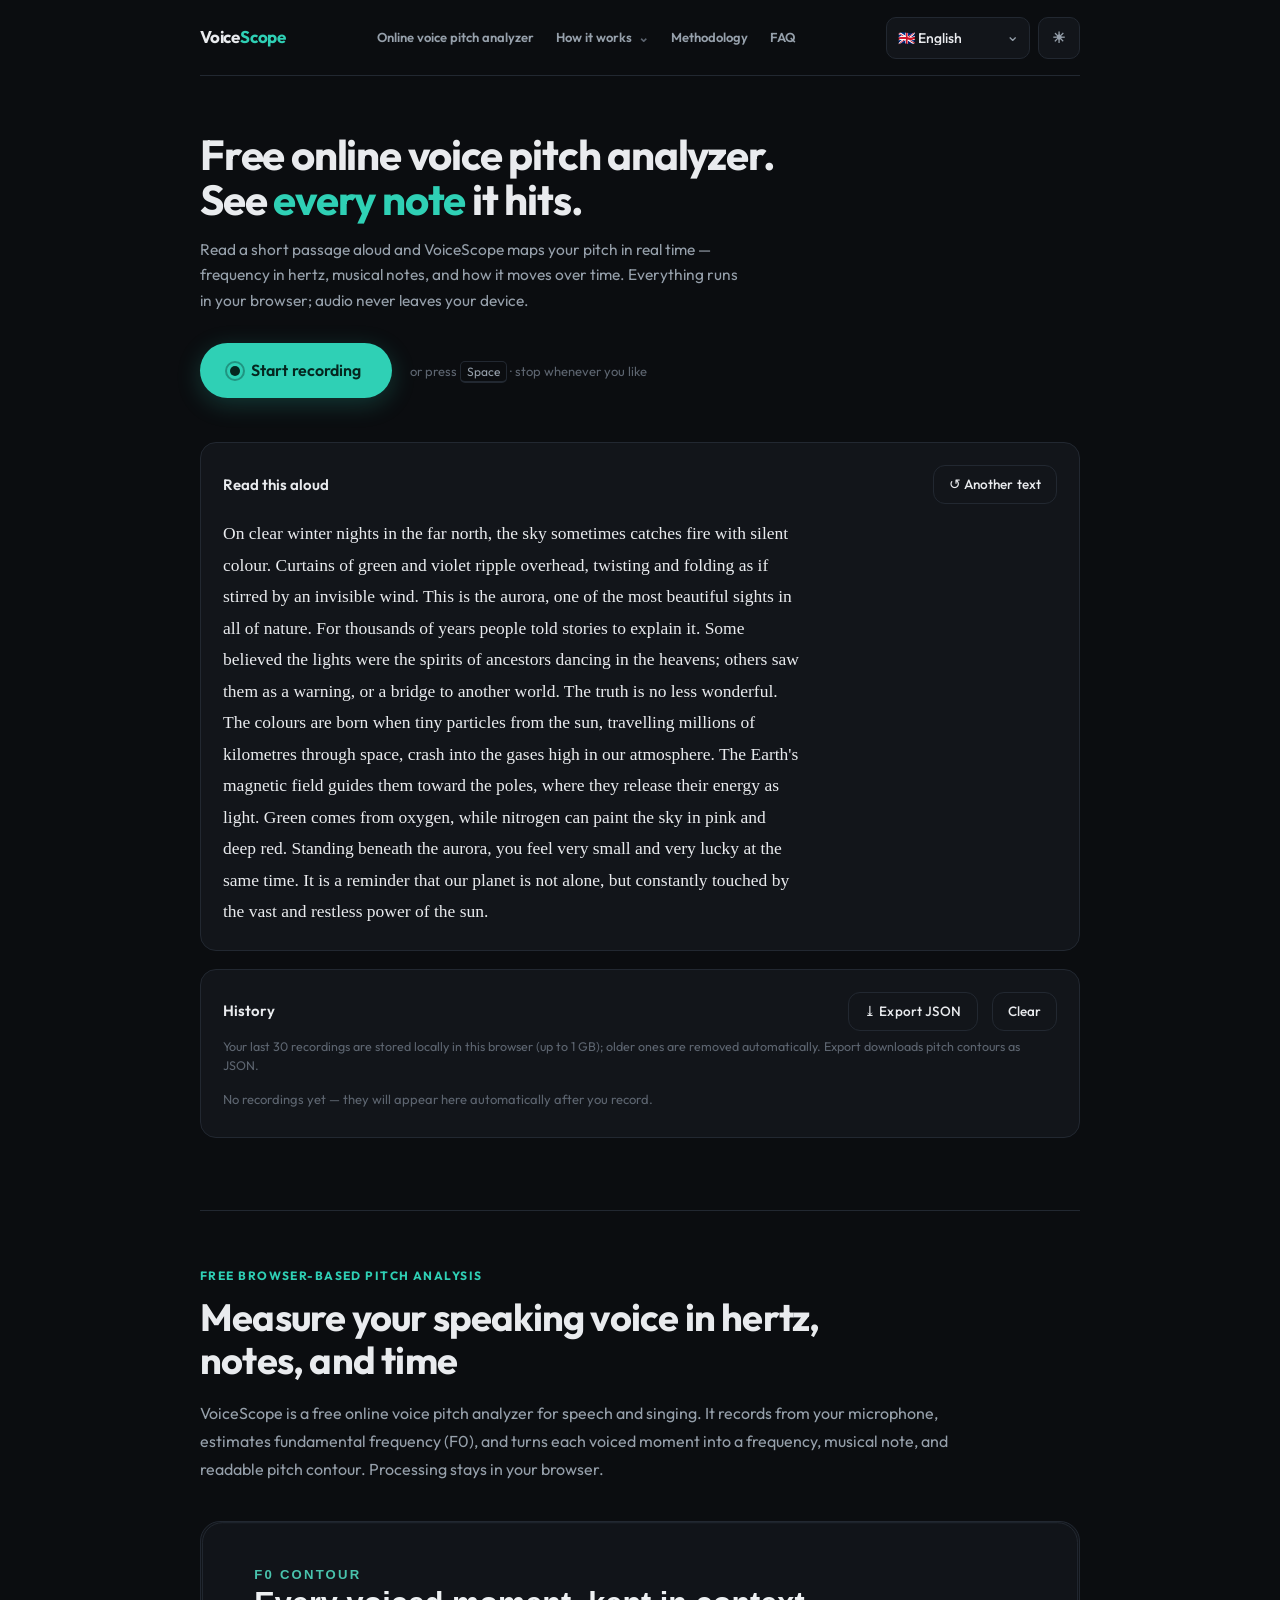
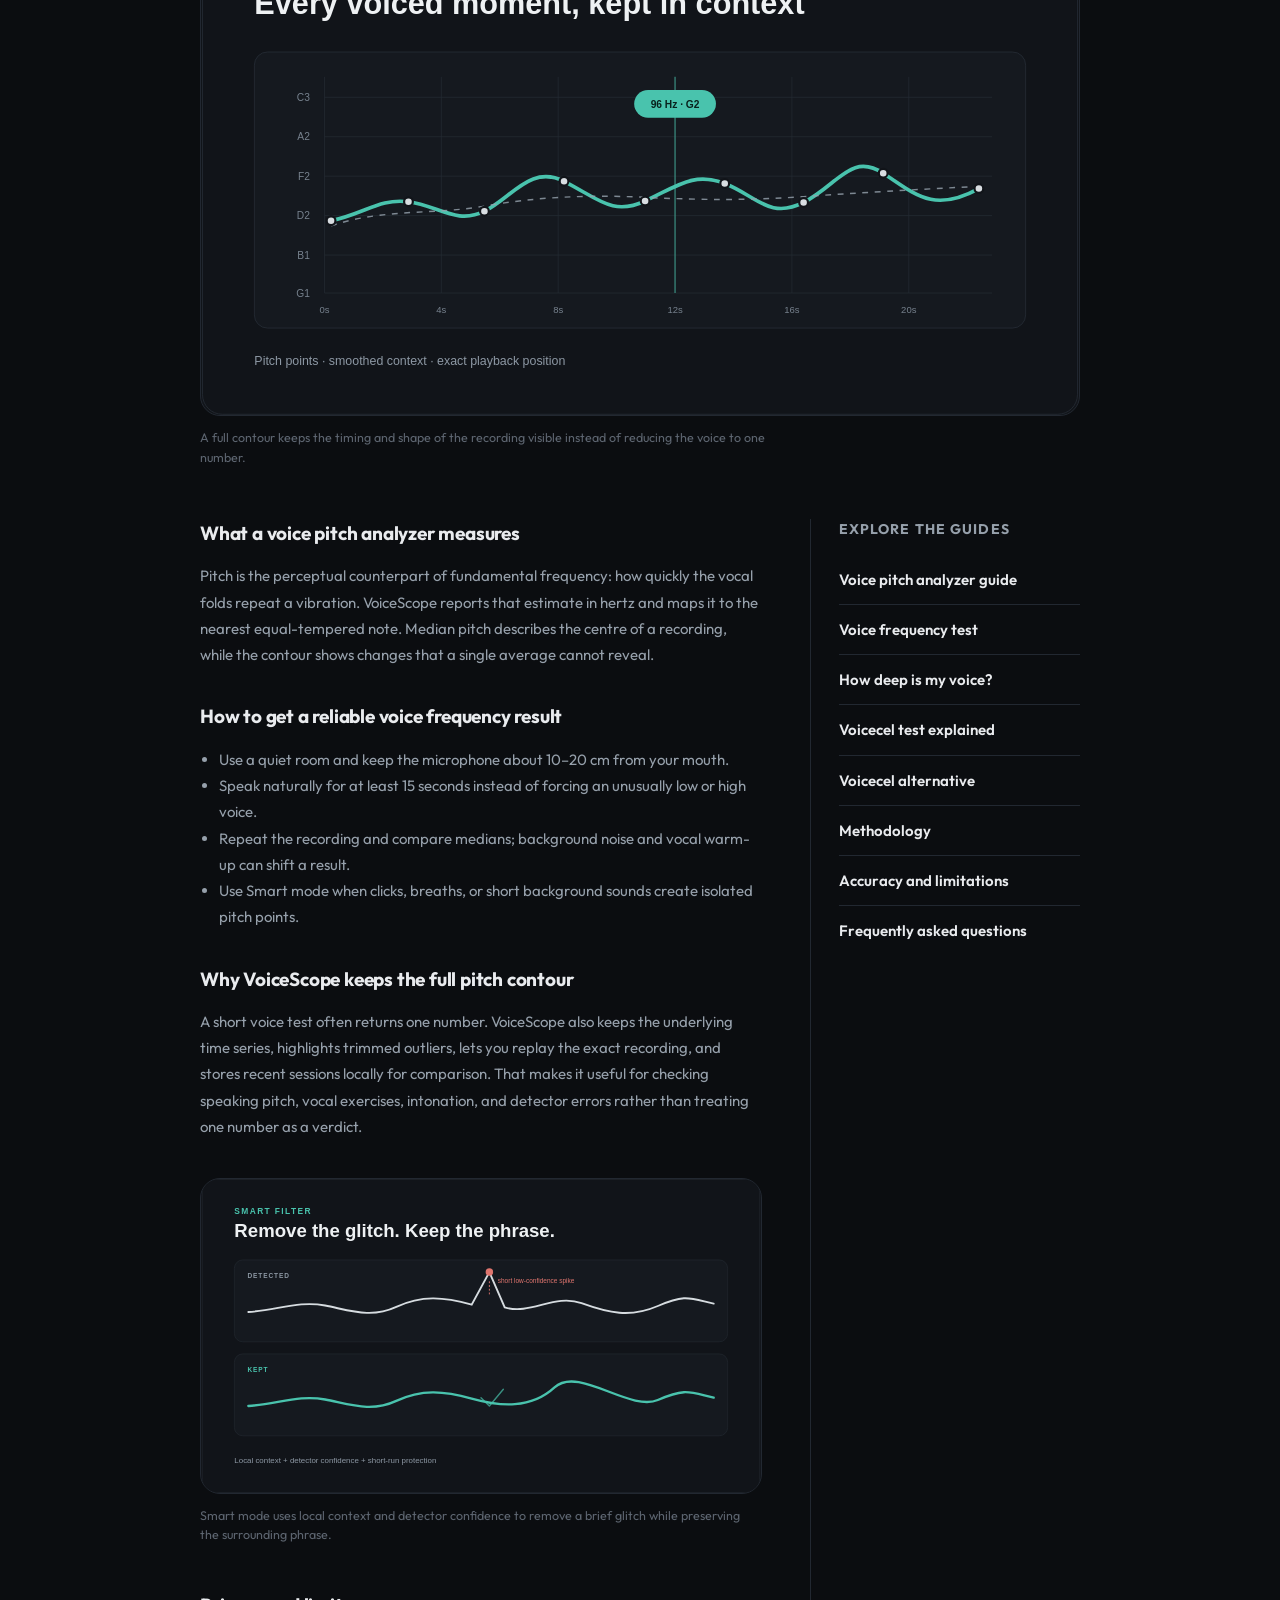
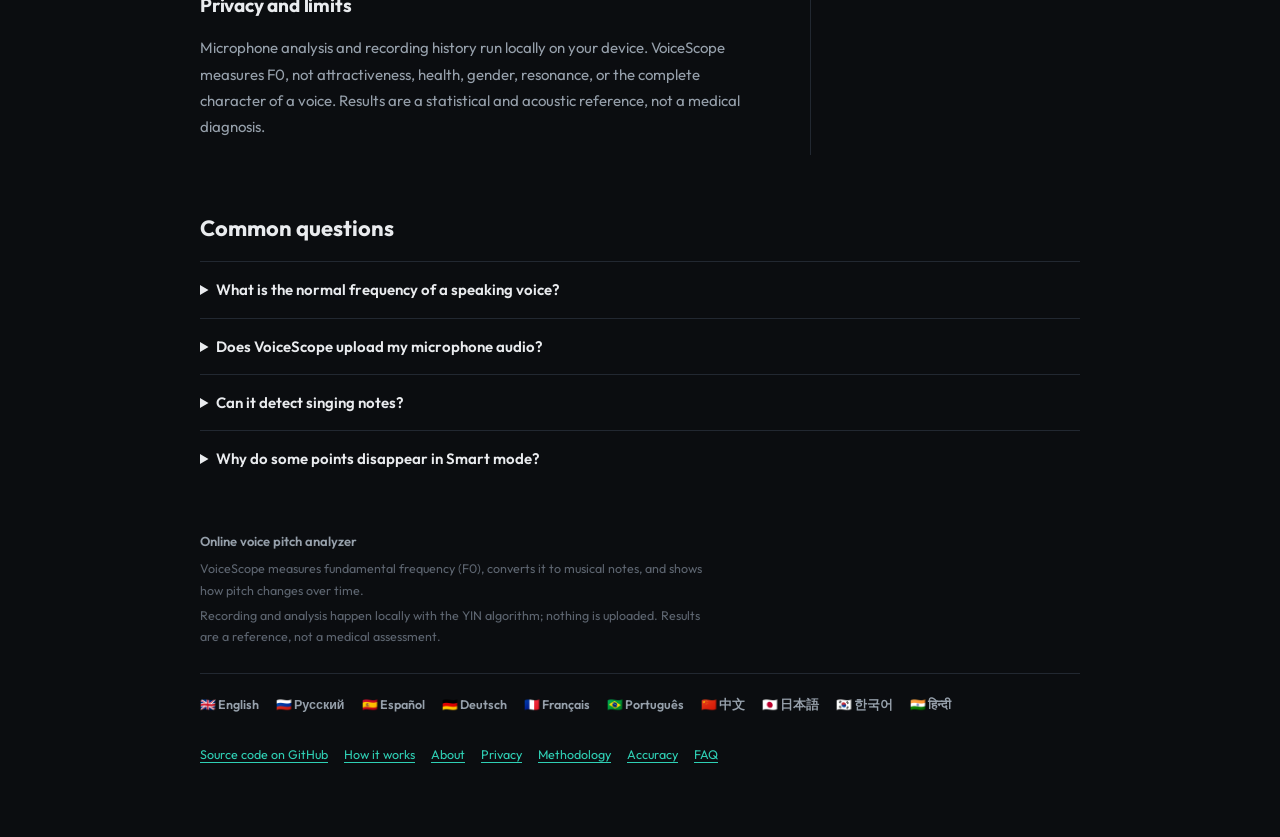
<file: index.html>
<!DOCTYPE html>
<html lang="en">
<head>
<meta charset="UTF-8" />
<meta name="viewport" content="width=device-width, initial-scale=1.0" />
<title>VoiceScope — free online voice pitch analyzer</title>
<meta name="description" content="Free online voice pitch analyzer. Record your voice and see its fundamental frequency (F0) in hertz, musical notes, and how the pitch moves over time. A clean, private voicecel alternative — audio never leaves your browser." />
<meta name="robots" content="index, follow, max-image-preview:large" />
<meta name="author" content="Lemelson" />
<meta name="theme-color" content="#0b0d10" />
<link rel="canonical" href="https://lemelson.github.io/VoiceScope/" />
<link rel="alternate" hreflang="x-default" href="https://lemelson.github.io/VoiceScope/" />
<link rel="alternate" hreflang="en" href="https://lemelson.github.io/VoiceScope/" />
<link rel="alternate" hreflang="ru" href="https://lemelson.github.io/VoiceScope/ru/" />
<link rel="alternate" hreflang="es" href="https://lemelson.github.io/VoiceScope/es/" />
<link rel="alternate" hreflang="de" href="https://lemelson.github.io/VoiceScope/de/" />
<link rel="alternate" hreflang="fr" href="https://lemelson.github.io/VoiceScope/fr/" />
<link rel="alternate" hreflang="pt" href="https://lemelson.github.io/VoiceScope/pt/" />
<link rel="alternate" hreflang="zh" href="https://lemelson.github.io/VoiceScope/zh/" />
<link rel="alternate" hreflang="ja" href="https://lemelson.github.io/VoiceScope/ja/" />
<link rel="alternate" hreflang="ko" href="https://lemelson.github.io/VoiceScope/ko/" />
<link rel="alternate" hreflang="hi" href="https://lemelson.github.io/VoiceScope/hi/" />
<link rel="icon" href="favicon.svg" type="image/svg+xml" />
<meta property="og:type" content="website" />
<meta property="og:locale" content="en_US" />
<meta property="og:locale:alternate" content="ru_RU" />
<meta property="og:locale:alternate" content="es_ES" />
<meta property="og:locale:alternate" content="de_DE" />
<meta property="og:locale:alternate" content="fr_FR" />
<meta property="og:locale:alternate" content="pt_BR" />
<meta property="og:locale:alternate" content="zh_CN" />
<meta property="og:locale:alternate" content="ja_JP" />
<meta property="og:locale:alternate" content="ko_KR" />
<meta property="og:locale:alternate" content="hi_IN" />
<meta property="og:site_name" content="VoiceScope" />
<meta property="og:title" content="VoiceScope — free online voice pitch analyzer" />
<meta property="og:description" content="Record your voice and see its fundamental frequency, notes and pitch contour over time. Runs entirely in your browser — a private voicecel alternative." />
<meta property="og:url" content="https://lemelson.github.io/VoiceScope/" />
<meta property="og:image" content="https://lemelson.github.io/VoiceScope/og-image.png" />
<meta property="og:image:width" content="1200" />
<meta property="og:image:height" content="630" />
<meta property="og:image:alt" content="VoiceScope — free online voice pitch analyzer showing a pitch contour" />
<meta name="twitter:card" content="summary_large_image" />
<meta name="twitter:title" content="VoiceScope — voice pitch analyzer" />
<meta name="twitter:description" content="See your voice frequency, notes and pitch contour, right in your browser. Audio stays on your device." />
<meta name="twitter:image" content="https://lemelson.github.io/VoiceScope/og-image.png" />
<link rel="preconnect" href="https://fonts.googleapis.com" />
<link rel="preconnect" href="https://fonts.gstatic.com" crossorigin />
<link href="https://fonts.googleapis.com/css2?family=Outfit:wght@400;500;600;700&amp;display=swap" rel="stylesheet" />
<script type="application/ld+json">
{
  "@context": "https://schema.org",
  "@type": "WebApplication",
  "name": "VoiceScope",
  "alternateName": "Voice pitch analyzer",
  "url": "https://lemelson.github.io/VoiceScope/",
  "description": "Free in-browser voice pitch analyzer with note visualization and a pitch contour over time — a private voicecel alternative.",
  "applicationCategory": "MultimediaApplication",
  "operatingSystem": "Any",
  "browserRequirements": "Modern browser with Web Audio API and microphone access",
  "isAccessibleForFree": true,
  "image": "https://lemelson.github.io/VoiceScope/og-image.png",
  "screenshot": [
    "https://lemelson.github.io/VoiceScope/assets/pitch-contour.svg",
    "https://lemelson.github.io/VoiceScope/assets/smart-filter.svg"
  ],
  "keywords": "voice pitch analyzer, fundamental frequency, F0, pitch detection, vocal range, voicecel alternative, высота голоса, частота голоса",
  "offers": { "@type": "Offer", "price": "0", "priceCurrency": "USD" },
  "codeRepository": "https://github.com/Lemelson/VoiceScope",
  "inLanguage": ["en", "ru", "es", "de", "fr", "pt", "zh", "ja", "ko", "hi"],
  "featureList": [
    "Fundamental frequency (F0) analysis in hertz",
    "Note detection and pitch contour over time",
    "Local processing — audio never uploaded",
    "Playback and WAV download",
    "Local recording history"
  ]
}
</script>
<style>
  :root{
    --bg:#0b0d10; --panel:#12151a; --panel2:#191d24; --line:#222831;
    --text:#e9ebee; --muted:#96a0ab; --muted2:#5d6570;
    --accent:#2fd0b5; --accent-soft:rgba(47,208,181,.12); --accent-ink:#05261f;
    --blue:#6ea8f7; --red:#ef6f6b; --amber:#e8b44a; --stop-ink:#2a0808;
    --radius:16px; --shadow:none; --field-bg:#191d24;
  }
  [data-theme="light"]{
    --bg:#f6f6f4; --panel:#ffffff; --panel2:#f0f0ee; --line:#e5e5e2;
    --text:#1d2126; --muted:#69727c; --muted2:#9aa2ab;
    --accent:#0e9a85; --accent-soft:rgba(14,154,133,.10); --accent-ink:#ffffff;
    --blue:#2563eb; --red:#dc4a45; --amber:#c98a12; --stop-ink:#ffffff;
    --shadow:0 1px 2px rgba(25,30,40,.04), 0 4px 14px rgba(25,30,40,.05); --field-bg:#f7f7f5;
  }
  *{box-sizing:border-box}
  .sr-only{position:absolute; width:1px; height:1px; padding:0; margin:-1px; overflow:hidden;
    clip:rect(0,0,0,0); white-space:nowrap; border:0}
  html{scroll-behavior:smooth}
  html,body{margin:0;padding:0}
  body{
    background:var(--bg); color:var(--text);
    font:15px/1.55 "Outfit",-apple-system,BlinkMacSystemFont,"Segoe UI",Roboto,sans-serif;
    -webkit-font-smoothing:antialiased;
    display:flex; flex-direction:column; align-items:center;
    min-height:100dvh; padding:0 20px calc(72px + env(safe-area-inset-bottom));
    transition:background .25s ease, color .25s ease;
  }
  .wrap{width:100%; max-width:880px}

  /* top bar */
  .topbar{display:grid; grid-template-columns:auto 1fr auto; align-items:center; gap:24px; min-height:76px; border-bottom:1px solid var(--line)}
  .wordmark{display:inline-flex; align-items:center; min-height:44px; font-weight:700; font-size:17px; letter-spacing:-.2px; color:var(--text); text-decoration:none}
  .wordmark i{font-style:normal; color:var(--accent)}
  .top-nav{display:flex; justify-content:center; align-items:center; gap:22px; min-width:0}
  .top-nav>a,.top-nav summary{color:var(--muted); font-size:13px; font-weight:600; text-decoration:none; white-space:nowrap}
  .top-nav>a:hover,.top-nav summary:hover{color:var(--text)}
  .nav-menu{position:relative}
  .nav-menu summary{cursor:pointer; list-style:none}
  .nav-menu summary::-webkit-details-marker{display:none}
  .nav-menu summary::after{content:'⌄'; display:inline-block; margin-left:6px; color:var(--muted2)}
  .nav-popover{position:absolute; z-index:30; top:calc(100% + 14px); left:50%; width:250px; padding:8px;
    border:1px solid var(--line); border-radius:14px; background:var(--panel); box-shadow:0 18px 45px rgba(0,0,0,.22); transform:translateX(-50%)}
  .nav-popover a{display:block; padding:9px 11px; border-radius:8px; color:var(--muted); font-size:13px; font-weight:600; text-decoration:none}
  .nav-popover a:hover{background:var(--panel2); color:var(--text)}
  .header-tools{display:flex; align-items:center; gap:8px}
  .lang-picker{position:relative; display:flex; align-items:center}
  .lang-picker::after{content:'⌄'; position:absolute; right:11px; top:6px; color:var(--muted); font-size:16px; pointer-events:none}
  .lang-picker select{appearance:none; height:42px; width:144px; padding:0 30px 0 11px; border-radius:10px;
    background:var(--panel); color:var(--text); border:1px solid var(--line); cursor:pointer; font:500 14px/1 "Outfit",sans-serif;
    transition:border-color .2s, background-color .2s, transform .15s}
  .lang-picker select:hover{border-color:var(--accent); background:var(--panel2)}
  .lang-picker select:active{transform:translateY(1px)}
  .lang-picker select:focus-visible{outline:2px solid var(--accent); outline-offset:2px}
  .theme-btn{background:var(--panel); border:1px solid var(--line); color:var(--muted);
    width:42px; height:42px; padding:0; border-radius:10px; font-size:15px; cursor:pointer; flex:0 0 auto;
    transition:border-color .2s, color .2s}
  .theme-btn:hover{border-color:var(--accent); color:var(--accent)}
  .theme-btn:focus-visible{outline:2px solid var(--accent); outline-offset:2px}

  /* hero */
  .hero{padding:56px 0 44px; max-width:620px}
  .hero.hidden{display:none}
  .hero h1{font-size:clamp(30px,5.4vw,42px); font-weight:700; letter-spacing:-1.2px;
    line-height:1.08; margin:0 0 14px; text-wrap:balance}
  .hero h1 em{font-style:normal; color:var(--accent)}
  .hero p{color:var(--muted); font-size:15.5px; line-height:1.65; margin:0 0 30px; max-width:54ch; text-wrap:pretty}
  .hero-cta{display:flex; align-items:center; gap:18px; flex-wrap:wrap}
  .hero-hint{color:var(--muted2); font-size:13px}
  kbd{font:12px/1 "Outfit",sans-serif; border:1px solid var(--line); border-bottom-width:2px;
    border-radius:5px; padding:2px 6px; color:var(--muted)}

  button{font:inherit; cursor:pointer; border:none; border-radius:12px;
    padding:10px 18px; font-weight:600; letter-spacing:.1px;
    transition:transform .15s ease, filter .15s ease, background .2s, color .2s, border-color .2s}
  button:disabled{opacity:.4; cursor:default}
  button:focus-visible{outline:2px solid var(--accent); outline-offset:2px}
  button:active:not(:disabled){transform:scale(.98)}

  .btn-rec{background:var(--accent); color:var(--accent-ink);
    padding:15px 30px; border-radius:999px; font-size:16px; font-weight:600;
    display:inline-flex; align-items:center; gap:11px;
    box-shadow:0 6px 24px rgba(47,208,181,.22)}
  .btn-rec:hover:not(:disabled){filter:brightness(1.07); transform:translateY(-1px)}
  .rec-dot{width:10px; height:10px; border-radius:50%; background:var(--accent-ink); position:relative}
  .rec-dot::after{content:''; position:absolute; inset:-5px; border-radius:50%;
    border:2px solid var(--accent-ink); opacity:.35; animation:pulse 2s ease-out infinite}
  @keyframes pulse{0%{transform:scale(.6); opacity:.4} 70%{transform:scale(1.15); opacity:0} 100%{opacity:0}}

  .btn-stop{background:var(--red); color:var(--stop-ink); border-radius:999px; padding:12px 26px; font-size:15px}
  .btn-stop:hover{filter:brightness(1.08)}
  .btn-ghost{background:transparent; color:var(--text); border:1px solid var(--line); padding:8px 15px; font-weight:500; font-size:13.5px}
  .btn-ghost:hover:not(:disabled){border-color:var(--accent); color:var(--accent)}

  .card{
    background:var(--panel); border:1px solid var(--line);
    border-radius:var(--radius); padding:22px; margin-bottom:18px;
    box-shadow:var(--shadow); transition:background .25s ease, border-color .25s ease;
  }
  .row{display:flex; gap:14px; align-items:center; flex-wrap:wrap}
  .grow{flex:1 1 auto}
  .hint{color:var(--muted2); font-size:12.5px; margin-top:6px}
  a{color:var(--accent); text-underline-offset:3px}

  /* live panel */
  #live{display:none}
  #live.on{display:grid; grid-template-columns:auto minmax(110px,1fr) minmax(88px,auto) minmax(110px,auto) auto;
    align-items:center; gap:18px; position:sticky; top:12px; z-index:5; backdrop-filter:blur(8px);
    overflow-anchor:none}
  .timer{font-variant-numeric:tabular-nums; font-size:30px; font-weight:600; letter-spacing:.5px}
  .live-stat{font-size:13px; color:var(--muted); display:flex; flex-direction:column; justify-content:center;
    gap:1px; min-width:88px; min-height:52px; overflow:hidden}
  .live-stat span,.live-stat b{display:block; white-space:nowrap; overflow:hidden; text-overflow:ellipsis}
  .live-stat span{height:18px; line-height:18px}
  .live-stat b{height:26px; line-height:26px}
  .live-stat b{color:var(--text); font-size:17px; font-weight:600; font-variant-numeric:tabular-nums}
  .live-stat.acc b{color:var(--accent)}
  .meter{height:8px; background:var(--panel2); border-radius:6px; overflow:hidden; min-width:0}
  .meter > i{display:block; height:100%; width:0%; background:linear-gradient(90deg,var(--accent),var(--amber),var(--red)); transition:width .06s linear}

  .live-chart-stage{display:none; margin-bottom:20px; padding-bottom:20px; border-bottom:1px solid var(--line); overflow-anchor:none}
  .live-chart-stage.on{display:block}
  .live-chart-head{display:flex; align-items:baseline; justify-content:space-between; gap:12px; margin-bottom:10px}
  .live-chart-head strong{font-size:14px; font-weight:600}
  .live-chart-head span{color:var(--muted2); font-size:12px}
  #liveChart{height:clamp(260px,38vw,360px); background:var(--bg); cursor:default}

  /* reading passage */
  .read-top{display:flex; align-items:center; gap:14px; flex-wrap:wrap; margin-bottom:6px}
  .read-top strong{font-weight:600; font-size:15px}
  .seg{display:inline-flex; background:var(--panel2); border:1px solid var(--line); border-radius:999px; padding:3px}
  .seg button{background:transparent; color:var(--muted); border-radius:999px; padding:5px 15px; font-size:13px; font-weight:500}
  .seg button.active{background:var(--accent); color:var(--accent-ink); font-weight:600}
  .rtext{font-family:Georgia,"Times New Roman",serif; font-size:17.5px; line-height:1.8;
         max-width:66ch; margin-top:14px; text-wrap:pretty}
  [data-theme="light"] .rtext{color:#2a2f36}

  /* results */
  #results{display:none}
  #results.on{display:block}
  .sec-label{font-size:11.5px; font-weight:600; letter-spacing:1.6px; text-transform:uppercase;
    color:var(--muted2); margin:34px 0 12px}
  .stats{display:grid; grid-template-columns:minmax(180px,1.35fr) repeat(3,minmax(105px,1fr)); gap:10px}
  .stat{background:var(--panel2); border:1px solid var(--line); border-radius:12px; padding:13px 15px; min-height:78px}
  .stat .k{font-size:12px; color:var(--muted)}
  .stat .v{font-size:22px; font-weight:600; margin-top:2px; font-variant-numeric:tabular-nums; letter-spacing:-.3px}
  .stat .v small{font-size:12.5px; color:var(--muted); font-weight:500; letter-spacing:0}
  .stat.hero-stat{grid-row:span 2; display:flex; flex-direction:column; justify-content:center; min-height:166px;
    background:var(--accent-soft); border-color:color-mix(in srgb,var(--accent) 28%,var(--line))}
  .stat.hero-stat .v{color:var(--accent); font-size:32px; line-height:1.15}

  .chart-box{position:relative; width:100%}
  canvas{width:100%; display:block; border-radius:10px; cursor:pointer}
  .vline{position:absolute; width:1px; pointer-events:none; display:none; z-index:2}
  .vline.play{width:2px; background:var(--accent); box-shadow:0 0 8px var(--accent)}
  .vline.play::before{content:''; position:absolute; top:-5px; left:-3px; width:8px; height:8px;
    border-radius:50%; background:var(--accent); box-shadow:0 0 6px var(--accent)}
  .vline.hover{background:var(--muted2); opacity:.6}
  .vtip{position:absolute; transform:translateX(-50%); background:var(--text); color:var(--bg);
    font-size:10px; font-weight:600; padding:2px 6px; border-radius:5px; pointer-events:none;
    display:none; z-index:3; font-variant-numeric:tabular-nums; white-space:nowrap}
  .legend{display:flex; gap:16px; flex-wrap:wrap; font-size:12px; color:var(--muted); margin-top:12px}
  .legend span{display:inline-flex; align-items:center; gap:6px}
  .swatch{width:18px; height:3px; border-radius:2px; display:inline-block}
  .dot{width:8px; height:8px; border-radius:50%; display:inline-block}
  audio{display:none}
  .audio-player{display:grid; grid-template-columns:42px auto minmax(120px,1fr) 36px 90px; gap:12px;
    align-items:center; background:var(--panel2); border:1px solid var(--line); border-radius:14px; padding:12px 14px}
  .player-icon{display:grid; place-items:center; width:38px; height:38px; padding:0; border-radius:10px;
    background:var(--text); color:var(--bg); font-size:15px}
  #playerToggle::before{content:''; width:0; height:0; margin-left:2px; border-top:6px solid transparent;
    border-bottom:6px solid transparent; border-left:9px solid currentColor}
  #playerToggle[data-playing="true"]::before{width:11px; height:13px; margin:0; border:0;
    background:linear-gradient(90deg,currentColor 0 35%,transparent 35% 65%,currentColor 65%)}
  #playerMute::before{content:''; width:15px; height:14px; background:currentColor;
    clip-path:polygon(0 36%,32% 36%,72% 0,72% 100%,32% 64%,0 64%)}
  #playerMute::after{content:''; width:7px; height:11px; margin-left:-9px; border-right:2px solid currentColor;
    border-radius:50%}
  #playerMute[data-muted="true"]::after{width:10px; height:2px; margin-left:-12px; border:0; border-radius:2px;
    background:currentColor; transform:rotate(45deg); box-shadow:0 0 0 1px var(--panel2)}
  .player-icon:hover{filter:brightness(.9)}
  .player-icon.secondary{width:34px; height:34px; background:transparent; color:var(--muted); border:1px solid var(--line)}
  .player-time{font-size:12.5px; color:var(--muted); font-variant-numeric:tabular-nums; white-space:nowrap}
  .player-range{appearance:none; -webkit-appearance:none; height:4px; border-radius:4px; background:var(--line); cursor:pointer}
  .player-range::-webkit-slider-runnable-track{height:4px; border-radius:4px; background:transparent}
  .player-range::-webkit-slider-thumb{-webkit-appearance:none; width:15px; height:15px; border-radius:50%;
    margin-top:-5px; background:var(--accent); border:3px solid var(--panel2); box-shadow:0 0 0 1px var(--accent)}
  .player-range::-moz-range-track{height:4px; border-radius:4px; background:transparent}
  .player-range::-moz-range-thumb{width:10px; height:10px; border-radius:50%; background:var(--accent);
    border:3px solid var(--panel2); box-shadow:0 0 0 1px var(--accent)}
  .player-volume{max-width:90px}

  /* analysis settings */
  details.adv{margin-top:16px; border-top:1px solid var(--line); padding-top:14px}
  details.adv > summary{cursor:pointer; color:var(--muted); font-size:13.5px; font-weight:500; list-style:none; user-select:none}
  details.adv > summary::-webkit-details-marker{display:none}
  details.adv > summary::before{content:'▸ '; color:var(--accent)}
  details.adv[open] > summary::before{content:'▾ '}
  .adv-body{margin-top:16px; display:flex; flex-direction:column; gap:16px}
  .presets-bar{display:flex; align-items:center; gap:12px; flex-wrap:wrap; margin-bottom:6px}
  .presets-label{font-size:12px; color:var(--muted); font-weight:500}
  .presets{display:flex; gap:8px; flex-wrap:wrap}
  .preset{background:var(--panel2); border:1px solid var(--line); color:var(--text);
          padding:7px 14px; border-radius:999px; font-size:12.5px; font-weight:500}
  .preset:hover{border-color:var(--muted2)}
  .preset.active{background:var(--accent); color:var(--accent-ink); border-color:var(--accent); font-weight:600}
  .preset-desc{font-size:12px; color:var(--muted2); margin-bottom:14px; min-height:16px}
  select{background:var(--panel2); border:1px solid var(--line); color:var(--text);
         border-radius:9px; padding:7px 10px; font-size:13px; outline:none; max-width:100%; font-family:inherit}
  select:focus-visible{outline:2px solid var(--accent)}
  .check{display:flex; align-items:center; gap:8px; font-size:13px; color:var(--muted); cursor:pointer; user-select:none}
  .check input{accent-color:var(--accent); width:15px; height:15px}
  input[type=range]{accent-color:var(--accent); width:100%}
  .adv-grid{display:flex; gap:18px 26px; flex-wrap:wrap}
  .ctl{display:flex; flex-direction:column; gap:5px; font-size:12.5px; color:var(--text); min-width:200px; max-width:280px}
  .ctl .lab{display:flex; justify-content:space-between; gap:8px}
  .ctl .lab b{color:var(--accent); font-variant-numeric:tabular-nums}
  .ctl .exp{color:var(--muted2); font-size:11.5px; line-height:1.5}
  .pen{color:var(--muted)}

  /* classification + scale */
  .class-line{font-size:14.5px; margin:18px 0 2px}
  .class-line b{color:var(--accent)}
  .pctl{font-size:12.5px; color:var(--muted); margin:4px 0}
  .scale{position:relative; height:42px; margin:18px 4px 30px}
  .scale .segm{position:absolute; top:0; height:16px}
  .scale .segm:first-of-type{border-radius:5px 0 0 5px}
  .scale .segm:last-of-type{border-radius:0 5px 5px 0}
  .scale .segm.cur{height:22px; top:-3px; border-radius:5px; z-index:1;
    box-shadow:0 0 0 1.5px var(--bg), 0 0 10px rgba(0,0,0,.25)}
  .scale .ticks{position:absolute; top:22px; left:0; width:100%; height:14px; font-size:10px; color:var(--muted2)}
  .scale .tk{position:absolute; transform:translateX(-50%); white-space:nowrap}
  .scale .marker{position:absolute; top:-7px; width:2px; height:26px; background:var(--text); box-shadow:0 0 0 1px rgba(0,0,0,.45)}
  .scale .marker::after{content:attr(data-l); position:absolute; top:-18px; left:50%; transform:translateX(-50%);
        white-space:nowrap; font-size:10px; color:var(--text); font-weight:700}

  /* history */
  .hist-item{display:grid; grid-template-columns:minmax(0,1fr) auto; align-items:center; gap:18px;
    padding:14px 0; border-top:1px solid var(--line); font-size:13px}
  .hist-item:first-child{border-top:none}
  .hist-main{min-width:0}
  .hist-pitch-line{display:flex; align-items:baseline; gap:8px; min-width:0; margin-bottom:4px}
  .hist-hz{font-size:20px; line-height:1; font-weight:650; letter-spacing:-.35px; font-variant-numeric:tabular-nums}
  .hist-hz small{font-size:11px; color:var(--muted); font-weight:500; letter-spacing:0}
  .hist-note{color:var(--text); font-size:12px; font-weight:600; background:var(--panel2); border:1px solid var(--line);
    border-radius:6px; padding:2px 6px}
  .hist-zone{color:var(--accent); font-size:11.5px; font-weight:600; white-space:nowrap; overflow:hidden; text-overflow:ellipsis}
  .hist-meta{display:flex; gap:7px; flex-wrap:wrap; color:var(--muted2); font-size:11.5px}
  .hist-meta span+span::before{content:'·'; margin-right:7px; color:var(--muted2)}
  .hist-btns{display:flex; align-items:center; gap:7px}
  .ibtn{background:var(--panel2); border:1px solid var(--line); color:var(--text);
        border-radius:9px; min-height:34px; padding:6px 11px; font-size:12px; cursor:pointer; font-weight:500}
  .ibtn.act-play,.ibtn.del{width:34px; padding:0}
  .ibtn:hover{border-color:var(--accent); color:var(--accent)}
  .ibtn.active{border-color:var(--accent); color:var(--accent)}
  .ibtn.del:hover{border-color:var(--red); color:var(--red)}
  .hist-empty{color:var(--muted2); font-size:13px; padding:6px 0}

  .banner{background:rgba(239,111,107,.10); border:1px solid rgba(239,111,107,.35); color:var(--red);
    padding:12px 15px; border-radius:12px; font-size:13.5px; margin:16px 0; display:none}
  .banner.on{display:block}

  /* indexable product guide */
  .seo-home{margin-top:72px; border-top:1px solid var(--line); padding-top:56px}
  .seo-home[hidden]{display:none}
  .seo-kicker{margin:0 0 10px; color:var(--accent); font-size:12px; font-weight:700; letter-spacing:.12em; text-transform:uppercase}
  .seo-home h2{max-width:720px; margin:0; font-size:clamp(26px,4vw,38px); line-height:1.12; letter-spacing:-.8px}
  .seo-lead{max-width:68ch; margin:18px 0 0; color:var(--muted); font-size:16px; line-height:1.75}
  .seo-figure{margin:38px 0 46px}
  .seo-figure img{display:block; width:100%; height:auto; aspect-ratio:16/9; border:1px solid var(--line);
    border-radius:20px; background:var(--panel)}
  .seo-figure figcaption{max-width:72ch; margin-top:12px; color:var(--muted2); font-size:12.5px; line-height:1.55}
  .seo-figure-wide{margin-top:38px; margin-bottom:52px}
  .seo-grid{display:grid; grid-template-columns:minmax(0,1.35fr) minmax(240px,.65fr); gap:48px; margin-top:48px}
  .seo-copy h3{margin:34px 0 10px; font-size:19px; letter-spacing:-.2px}
  .seo-copy h3:first-child{margin-top:0}
  .seo-copy p,.seo-copy li{color:var(--muted); line-height:1.75}
  .seo-copy ul{padding-left:19px}
  .seo-side{border-left:1px solid var(--line); padding-left:28px}
  .seo-side h3{margin:0 0 14px; font-size:14px; color:var(--muted); text-transform:uppercase; letter-spacing:.08em}
  .seo-links{display:grid; gap:0}
  .seo-links a{display:block; padding:13px 0; border-top:1px solid var(--line); color:var(--text); text-decoration:none; font-weight:600}
  .seo-links a:first-child{border-top:0}
  .seo-links a:hover{color:var(--accent)}
  .seo-faq{margin-top:56px}
  .seo-faq h3{font-size:22px; margin:0 0 16px}
  .seo-faq details{border-top:1px solid var(--line); padding:16px 0}
  .seo-faq summary{cursor:pointer; color:var(--text); font-weight:600}
  .seo-faq p{max-width:70ch; color:var(--muted); line-height:1.7; margin:10px 0 0}

  footer{margin-top:44px; color:var(--muted2); font-size:12.5px; line-height:1.7}
  footer h2{font-size:13px; font-weight:600; color:var(--muted); margin:0 0 6px; letter-spacing:0}
  footer p{margin:4px 0; max-width:64ch}
  .foot-links{display:flex; gap:16px; flex-wrap:wrap; margin-top:8px; font-size:12.5px}
  .footer-language-nav{display:flex; flex-wrap:wrap; gap:8px 17px; margin-top:26px; padding:20px 0; border-top:1px solid var(--line)}
  .footer-language-nav a{color:var(--muted); font-weight:600; text-decoration:none}
  .footer-language-nav a:hover{color:var(--text)}

  @media (max-width:820px){
    .topbar{position:relative; grid-template-columns:1fr auto; gap:10px 16px; padding-top:max(8px,env(safe-area-inset-top))}
    .top-nav{grid-column:1/-1; grid-row:2; justify-content:flex-start; flex-wrap:wrap; gap:8px; padding:4px 0 12px}
    .top-nav>a,.top-nav>details{flex:0 0 auto}
    .top-nav>a,.top-nav>details>summary{display:inline-flex; align-items:center; min-height:40px}
    .nav-menu{position:static}
    .nav-popover{position:absolute; top:calc(100% + 8px); left:0; right:0; width:auto; transform:none}
  }

  @media (max-width:560px){
    body{padding-left:16px; padding-right:16px}
    .hero{padding:38px 0 30px}
    .hero-cta{align-items:stretch}
    .hero-hint{display:none}
    .card{padding:16px}
    #live.on{position:sticky; top:max(8px,env(safe-area-inset-top)); grid-template-columns:auto minmax(70px,1fr) auto;
      gap:10px 12px; box-shadow:0 10px 30px color-mix(in srgb,var(--bg) 76%,transparent)}
    #live .timer{grid-column:1; grid-row:1}
    #live .meter{grid-column:2; grid-row:1}
    #live .btn-stop{grid-column:3; grid-row:1; min-height:44px; padding:10px 17px}
    #live .live-stat{grid-row:2; min-width:0; min-height:52px}
    #live .live-stat:not(.acc){grid-column:1 / 2}
    #live .live-stat.acc{grid-column:2 / 4}
    .timer{font-size:24px}
    .lang-picker select{width:136px; height:44px}
    .lang-picker::after{top:10px}
    .theme-btn{width:44px; height:44px}
    .btn-rec{min-height:56px; justify-content:center}
    .btn-ghost{min-height:44px}
    .read-top{align-items:center; margin-bottom:10px}
    .read-top .btn-ghost{padding-inline:13px}
    .stats{grid-template-columns:repeat(2,minmax(0,1fr)); gap:8px}
    .stat{min-height:72px; padding:12px}
    .stat.hero-stat{grid-column:1/-1; grid-row:auto; min-height:108px}
    .stat.hero-stat .v{font-size:30px}
    .audio-player{grid-template-columns:44px auto minmax(64px,1fr) 44px; gap:8px; padding:10px}
    .player-icon,.player-icon.secondary{width:44px; height:44px}
    .player-range{height:32px; background:linear-gradient(transparent 14px,var(--line) 14px 18px,transparent 18px)}
    .player-range::-webkit-slider-thumb{width:22px; height:22px; margin-top:-9px}
    .player-range::-moz-range-thumb{width:16px; height:16px}
    .player-volume{display:none}
    details.adv > summary{min-height:44px; display:flex; align-items:center}
    .preset{min-height:44px; padding:9px 15px}
    .check{min-height:44px}
    .check input{width:20px; height:20px; flex:0 0 auto}
    .ctl{max-width:none; width:100%}
    .ctl input[type=range]{min-height:44px}
    .hist-item{grid-template-columns:1fr; gap:11px; padding:16px 0}
    .hist-btns{justify-content:flex-start}
    .hist-btns .act-load{flex:1}
    .ibtn{min-height:44px}
    .ibtn.act-play,.ibtn.del{width:44px}
    .foot-links{gap:4px 16px}
    .foot-links a{display:inline-flex; align-items:center; min-height:44px}
    .seo-home{margin-top:52px; padding-top:40px}
    .seo-grid{grid-template-columns:1fr; gap:38px; margin-top:36px}
    .seo-side{border-left:0; border-top:1px solid var(--line); padding:28px 0 0}
    .seo-figure img{border-radius:14px}
    .seo-figure,.seo-figure-wide{margin:30px 0 38px}
  }

  @media (max-width:350px){
    body{padding-left:12px; padding-right:12px}
    .wordmark{font-size:16px}
    .lang-picker select{width:128px; font-size:13px}
  }
</style>
</head>
<body>
<div class="wrap">
  <header class="topbar">
    <a class="wordmark" href="./" aria-label="VoiceScope home">Voice<i>Scope</i></a>
    <nav class="top-nav" aria-label="VoiceScope">
      <a href="#hero" data-i18n="footerTitle">Online voice pitch analyzer</a>
      <details class="nav-menu">
        <summary data-i18n="how">How it works</summary>
        <div class="nav-popover">
          <a href="voice-pitch-analyzer/">Voice pitch analyzer</a>
          <a href="voice-frequency-test/">Voice frequency test</a>
          <a href="how-deep-is-my-voice/">How deep is my voice?</a>
          <a href="voicecel-test/">Voicecel test</a>
          <a href="voicecel-alternative/">Voicecel alternative</a>
          <a href="about/" data-i18n="aboutLink">About</a>
          <a href="privacy/" data-i18n="privacyLink">Privacy</a>
          <a href="accuracy/" data-i18n="accuracyLink">Accuracy</a>
        </div>
      </details>
      <a href="methodology/" data-i18n="methodologyLink">Methodology</a>
      <a href="faq/" data-i18n="faqLink">FAQ</a>
    </nav>
    <div class="header-tools">
      <label class="lang-picker" id="langPicker">
        <span class="sr-only" data-i18n="language">Language</span>
        <select id="siteLang" aria-label="Language"></select>
      </label>
      <button id="themeBtn" class="theme-btn" title="Toggle theme" aria-label="Toggle theme">☀</button>
    </div>
  </header>

  <div id="banner" class="banner" role="alert"></div>

  <!-- hero -->
  <section id="hero" class="hero">
    <h1 data-i18n-html="heroTitle">Free online voice pitch analyzer.<br />See <em>every note</em> it hits.</h1>
    <p data-i18n="heroBody">Read a short passage aloud and VoiceScope maps your pitch in real time — frequency in hertz, musical notes, and how it moves over time. Everything runs in your browser; audio never leaves your device.</p>
    <div class="hero-cta">
      <button id="rec" class="btn-rec"><span class="rec-dot"></span><span data-i18n="start">Start recording</span></button>
      <span class="hero-hint" data-i18n-html="shortcut">or press <kbd>Space</kbd> · stop whenever you like</span>
    </div>
  </section>

  <!-- live -->
  <div id="live" class="card">
    <div class="timer" id="timer">00:00</div>
    <div class="meter"><i id="meterFill"></i></div>
    <div class="live-stat"><span data-i18n="now">now</span><b id="liveNote">—</b><span id="liveHz"></span></div>
    <div class="live-stat acc"><span data-i18n="medianSoFar">median so far</span><b id="liveMed">—</b><span id="liveMedHz"></span></div>
    <button id="stop" class="btn-stop" data-i18n="stop">■ Stop</button>
  </div>

  <!-- reading material -->
  <div id="reader" class="card">
    <div id="liveChartStage" class="live-chart-stage">
      <div class="live-chart-head">
        <strong data-i18n="liveTitle">Your pitch, live</strong>
        <span data-i18n="liveHint">the chart compresses as the recording grows</span>
      </div>
      <canvas id="liveChart"></canvas>
    </div>
    <div class="read-top">
      <strong data-i18n="readAloud">Read this aloud</strong>
      <div class="grow"></div>
      <button id="shuffle" class="btn-ghost" data-i18n="anotherText">↺ Another text</button>
    </div>
    <div id="readText" class="rtext"></div>
  </div>

  <!-- results -->
  <div id="results">
    <div class="sec-label" data-i18n="results">Results</div>
    <div class="card">
      <div class="stats" id="stats"></div>
      <div id="classbox"></div>
    </div>

    <div class="card">
      <div class="presets-bar">
        <span class="presets-label" data-i18n="profile">Profile</span>
        <div class="presets" id="presets"></div>
      </div>
      <div class="preset-desc" id="presetDesc"></div>
      <div class="chart-box">
        <canvas id="chart"></canvas>
        <div id="hoverline" class="vline hover"></div>
        <div id="playhead" class="vline play"></div>
        <div id="hovertip" class="vtip"></div>
      </div>
      <div class="hint" style="margin:8px 0 0" data-i18n="chartHint">▶ Click the chart to play from that point; click near the line to pause. Hover to see the time.</div>
      <div class="legend">
        <span><i class="dot" style="background:rgba(180,188,196,.4)"></i> <span data-i18n="rawPoints">processed detections</span></span>
        <span><i class="dot" style="background:var(--red)"></i> <span data-i18n="trimmedOutliers">trimmed outliers</span></span>
        <span><i class="swatch" style="background:var(--accent)"></i> EMA</span>
        <span><i class="swatch" style="background:var(--blue)"></i> MA</span>
      </div>

      <details class="adv" id="adv">
        <summary data-i18n="analysisSettings">Analysis settings</summary>
        <div class="adv-body">
          <div class="exp" style="color:var(--muted2); font-size:12px" data-i18n-html="customHint">Changing anything below switches the profile to <b>Custom</b> — your own preset.</div>
          <div class="row" style="gap:16px">
            <label class="check"><input id="optRaw" type="checkbox" checked /> <span data-i18n="points">points</span></label>
            <label class="check"><input id="optEma" type="checkbox" checked /> EMA</label>
            <label class="check"><input id="optMa" type="checkbox" /> MA</label>
            <div class="ctl" style="min-width:260px">
              <span class="lab"><span data-i18n="outlierTrimming">Outlier trimming</span> <span id="trimDesc" class="pen"></span></span>
              <select id="trimMode">
                <option value="off" data-i18n="trimOff">Off — show everything as is</option>
                <option value="p1" data-i18n="trimLight">Light — trim 1% at the edges</option>
                <option value="p3" data-i18n="trimMedium">Medium — trim 3% at the edges</option>
                <option value="p5" data-i18n="trimStrict">Strict — trim 5% at the edges</option>
                <option value="p10" data-i18n="trimAggressive">Aggressive — trim 10% at the edges</option>
                <option value="mad" data-i18n="trimSmart">Smart (hybrid MAD) — short glitches</option>
              </select>
              <span class="exp" data-i18n="trimExplain">Percentile modes cut both edges of the whole recording. Smart removes brief, low-confidence jumps using nearby speech while preserving clear pitch changes.</span>
            </div>
          </div>
          <div class="adv-grid">
            <div class="ctl">
              <span class="lab"><span data-i18n="sensitivity">Sensitivity</span> <b id="sensVal">0.55</b></span>
              <input id="sens" type="range" min="0.30" max="0.90" step="0.05" value="0.55" />
              <span class="exp" data-i18n="sensitivityExplain">Pitch-confidence threshold. Lower catches more quiet sounds and noise; higher keeps only clear tone.</span>
            </div>
            <div class="ctl">
              <span class="lab"><span data-i18n="maWindow">MA window</span> <b id="maWindowVal">72 ms</b></span>
              <input id="maWindow" type="range" min="24" max="800" step="8" value="72" />
              <span class="exp" data-i18n="maExplain">How much time the centred moving average smooths over.</span>
            </div>
            <div class="ctl">
              <span class="lab"><span data-i18n="emaSpan">EMA span</span> <b id="emaSpanVal">72 ms</b></span>
              <input id="emaSpan" type="range" min="24" max="800" step="8" value="72" />
              <span class="exp" data-i18n="emaExplain">Exponential smoothing span. Smaller reacts faster; larger is smoother.</span>
            </div>
            <div class="ctl">
              <span class="lab"><label class="check" style="color:var(--text)"><input id="optOctave" type="checkbox" checked /> <span data-i18n="octaveCorrection">Octave correction</span></label></span>
              <span class="exp" data-i18n="octaveExplain">Fixes brief false 2× jumps when the detector confuses an octave.</span>
            </div>
            <div class="ctl">
              <span class="lab"><span data-i18n="minDuration">Min duration</span> <b id="minRunVal">3</b></span>
              <input id="minRun" type="range" min="0" max="12" step="1" value="3" />
              <span class="exp" data-i18n="minExplain">Drops voiced bursts shorter than N frames — usually clicks, breaths, or artifacts.</span>
            </div>
            <div class="ctl">
              <span class="lab"><label class="check" style="color:var(--text)"><input id="optAdaptive" type="checkbox" checked /> <span data-i18n="adaptiveSilence">Filter steady background tones</span></label></span>
              <span class="exp" data-i18n="adaptiveExplain">Removes quiet, persistent pitch detections while preserving louder speech and clear sustained notes.</span>
            </div>
          </div>
        </div>
      </details>
    </div>

    <div class="card">
      <div class="row" style="margin-bottom:8px">
        <strong style="font-weight:600" data-i18n="recording">Recording</strong>
        <div class="grow"></div>
        <a id="download" class="btn-ghost" download="voicescope.wav" style="text-decoration:none" data-i18n="downloadWav">↓ Download WAV</a>
      </div>
      <div class="audio-player" id="audioPlayer">
        <button id="playerToggle" class="player-icon" type="button" aria-label="Play"></button>
        <span id="playerTime" class="player-time">0:00 / 0:00</span>
        <input id="playerSeek" class="player-range" type="range" min="0" max="1000" value="0" step="1" aria-label="Playback position" />
        <button id="playerMute" class="player-icon secondary" type="button" aria-label="Mute"></button>
        <input id="playerVolume" class="player-range player-volume" type="range" min="0" max="1" value="1" step="0.05" aria-label="Volume" />
      </div>
      <audio id="player" preload="metadata"></audio>
    </div>
  </div>

  <!-- history -->
  <div class="card" id="histCard">
    <div class="row" style="margin-bottom:6px">
      <strong style="font-weight:600" data-i18n="history">History</strong>
      <span class="pen" id="histUsage" style="font-size:12px"></span>
      <div class="grow"></div>
      <button id="exportData" class="btn-ghost" data-i18n="exportJson">⤓ Export JSON</button>
      <button id="clearHist" class="btn-ghost" data-i18n="clear">Clear</button>
    </div>
    <div class="hint" style="margin:0 0 8px" data-i18n="historyHint">Your last 30 recordings are stored locally in this browser (up to 1 GB); older ones are removed automatically. Export downloads the pitch contours as JSON.</div>
    <div id="histList"></div>
  </div>

	  <section class="seo-home" aria-labelledby="seo-guide-title">
	    <p class="seo-kicker">Free browser-based pitch analysis</p>
	    <h2 id="seo-guide-title">Measure your speaking voice in hertz, notes, and time</h2>
	    <p class="seo-lead">VoiceScope is a free online voice pitch analyzer for speech and singing. It records from your microphone, estimates fundamental frequency (F0), and turns each voiced moment into a frequency, musical note, and readable pitch contour. Processing stays in your browser.</p>
	    <figure class="seo-figure seo-figure-wide">
	      <img src="assets/pitch-contour.svg" width="1200" height="675" loading="lazy" decoding="async" alt="VoiceScope pitch contour showing detected notes and frequency across a recording">
	      <figcaption>A full contour keeps the timing and shape of the recording visible instead of reducing the voice to one number.</figcaption>
	    </figure>

	    <div class="seo-grid">
	      <div class="seo-copy">
	        <h3>What a voice pitch analyzer measures</h3>
	        <p>Pitch is the perceptual counterpart of fundamental frequency: how quickly the vocal folds repeat a vibration. VoiceScope reports that estimate in hertz and maps it to the nearest equal-tempered note. Median pitch describes the centre of a recording, while the contour shows changes that a single average cannot reveal.</p>

	        <h3>How to get a reliable voice frequency result</h3>
	        <ul>
	          <li>Use a quiet room and keep the microphone about 10–20 cm from your mouth.</li>
	          <li>Speak naturally for at least 15 seconds instead of forcing an unusually low or high voice.</li>
	          <li>Repeat the recording and compare medians; background noise and vocal warm-up can shift a result.</li>
	          <li>Use Smart mode when clicks, breaths, or short background sounds create isolated pitch points.</li>
	        </ul>

	        <h3>Why VoiceScope keeps the full pitch contour</h3>
	        <p>A short voice test often returns one number. VoiceScope also keeps the underlying time series, highlights trimmed outliers, lets you replay the exact recording, and stores recent sessions locally for comparison. That makes it useful for checking speaking pitch, vocal exercises, intonation, and detector errors rather than treating one number as a verdict.</p>
	        <figure class="seo-figure">
	          <img src="assets/smart-filter.svg" width="1200" height="675" loading="lazy" decoding="async" alt="Before and after diagram of Smart filtering removing a short low-confidence pitch spike">
	          <figcaption>Smart mode uses local context and detector confidence to remove a brief glitch while preserving the surrounding phrase.</figcaption>
	        </figure>

	        <h3>Privacy and limits</h3>
	        <p>Microphone analysis and recording history run locally on your device. VoiceScope measures F0, not attractiveness, health, gender, resonance, or the complete character of a voice. Results are a statistical and acoustic reference, not a medical diagnosis.</p>
	      </div>

	      <aside class="seo-side" aria-label="Voice analysis guides">
	        <h3>Explore the guides</h3>
	        <nav class="seo-links">
	          <a href="voice-pitch-analyzer/">Voice pitch analyzer guide</a>
	          <a href="voice-frequency-test/">Voice frequency test</a>
	          <a href="how-deep-is-my-voice/">How deep is my voice?</a>
	          <a href="voicecel-test/">Voicecel test explained</a>
	          <a href="voicecel-alternative/">Voicecel alternative</a>
	          <a href="methodology/">Methodology</a>
	          <a href="accuracy/">Accuracy and limitations</a>
	          <a href="faq/">Frequently asked questions</a>
	        </nav>
	      </aside>
	    </div>

	    <div class="seo-faq">
	      <h3>Common questions</h3>
	      <details><summary>What is the normal frequency of a speaking voice?</summary><p>Speaking F0 varies by person, age, physiology, language, emotion, and context. A range is more useful than a hard category. VoiceScope shows a descriptive statistical reference while keeping the raw recording available for review.</p></details>
	      <details><summary>Does VoiceScope upload my microphone audio?</summary><p>No application server receives the recording. Analysis and history use browser APIs and local IndexedDB storage. An optional anonymous GoatCounter page-view request is separate from microphone processing.</p></details>
	      <details><summary>Can it detect singing notes?</summary><p>Yes. A steady sung note normally produces a clear note and frequency. The tool is designed around voice F0 rather than instrument tuning, so it does not display cents deviation from concert pitch.</p></details>
	      <details><summary>Why do some points disappear in Smart mode?</summary><p>Smart mode looks for short, locally inconsistent points with weak detector confidence. Sustained changes and clear short phrases are retained; isolated low-confidence glitches are marked as trimmed.</p></details>
	    </div>
	  </section>

	  <footer>
    <h2 data-i18n="footerTitle">Online voice pitch analyzer</h2>
    <p data-i18n="footerBody">VoiceScope measures the fundamental frequency (F0), converts it to musical notes, and shows how pitch changes over time.</p>
    <p data-i18n="footerPrivacy">Recording and analysis happen locally with the YIN algorithm; nothing is uploaded. Results are a reference, not a medical assessment.</p>
	    <nav class="footer-language-nav" aria-label="Language versions">
	      <a href="./" hreflang="en">🇬🇧 English</a><a href="ru/" hreflang="ru">🇷🇺 Русский</a>
	      <a href="es/" hreflang="es">🇪🇸 Español</a><a href="de/" hreflang="de">🇩🇪 Deutsch</a>
	      <a href="fr/" hreflang="fr">🇫🇷 Français</a><a href="pt/" hreflang="pt">🇧🇷 Português</a>
	      <a href="zh/" hreflang="zh">🇨🇳 中文</a><a href="ja/" hreflang="ja">🇯🇵 日本語</a>
	      <a href="ko/" hreflang="ko">🇰🇷 한국어</a><a href="hi/" hreflang="hi">🇮🇳 हिन्दी</a>
	    </nav>
	    <div class="foot-links">
	      <a href="https://github.com/Lemelson/VoiceScope" target="_blank" rel="noreferrer" data-i18n="source">Source code on GitHub</a>
	      <a href="https://github.com/Lemelson/VoiceScope#readme" target="_blank" rel="noreferrer" data-i18n="how">How it works</a>
	      <a href="about/" data-i18n="aboutLink">About</a>
	      <a href="privacy/" data-i18n="privacyLink">Privacy</a>
	      <a href="methodology/" data-i18n="methodologyLink">Methodology</a>
	      <a href="accuracy/" data-i18n="accuracyLink">Accuracy</a>
	      <a href="faq/" data-i18n="faqLink">FAQ</a>
	    </div>
  </footer>
</div>

<script src="i18n.js"></script>
<script src="content.js"></script>
<script src="analysis-core.js"></script>
<script>
"use strict";
const $ = s => document.querySelector(s);

/* ---------- interface localization ---------- */
const L10N = window.VoiceScopeI18n;
let uiLang = 'en';
const requestedLanguage = new URLSearchParams(location.search).get('lang');
if(requestedLanguage && L10N.matchLanguageTag(requestedLanguage)){
  uiLang = L10N.normalizeLanguageTag(requestedLanguage);
}else{
  try{
    const savedLanguage = localStorage.getItem('vs-ui-lang');
    if(savedLanguage && L10N.LANGUAGES.some(language=>language.code===savedLanguage)) uiLang = savedLanguage;
  }catch(_){}
}
const systemLanguage = L10N.preferredLanguage(navigator.languages || [navigator.language]);
const t = (key, variables) => L10N.translate(uiLang, key, variables);

function buildLanguageMenu(){
  const select = $('#siteLang');
  select.innerHTML = L10N.orderedLanguages(systemLanguage)
    .map(language=>`<option value="${language.code}">${language.flag} ${language.name}</option>`).join('');
  select.value = uiLang;
}

function applyTranslations(){
  document.documentElement.lang = uiLang;
  document.title = t('metaTitle');
  const description = document.querySelector('meta[name="description"]');
  if(description) description.content = t('metaDescription');
  document.querySelectorAll('[data-i18n]').forEach(element=>{
    element.textContent = t(element.dataset.i18n);
  });
  document.querySelectorAll('[data-i18n-html]').forEach(element=>{
    element.innerHTML = t(element.dataset.i18nHtml);
  });
  $('#siteLang').setAttribute('aria-label', t('language'));
  $('#siteLang').title = t('language');
  $('#themeBtn').title = t('theme');
  $('#themeBtn').setAttribute('aria-label', t('theme'));
  const seoHome = document.querySelector('.seo-home');
  if(seoHome) seoHome.hidden = uiLang !== 'en';
  updatePlayerControls();
}

function setUiLanguage(language, persist){
  uiLang = L10N.normalizeLanguageTag(language);
  if(persist !== false){ try{ localStorage.setItem('vs-ui-lang', uiLang); }catch(_){} }
  $('#siteLang').value = uiLang;
  applyTranslations();
  renderReading(true);
  buildPresets();
  markActivePreset();
  updateTrimDesc();
  localizeHistoryItems();
  if(lastDraw){
    const statRange = renderStats(lastDraw.pts);
    lastDraw.statRange = statRange;
    renderChart(lastDraw.pts, lastDraw.band, statRange);
  }
}

/* ---------- reading material ---------- */
const readingIndices = {};
function pickIdx(len, prev){
  if(len <= 1) return 0;
  let i; do { i = Math.floor(Math.random()*len); } while(i === prev);
  return i;
}
function renderReading(fresh){
  const C = window.VS_CONTENT;
  if(!C){ $('#reader').style.display='none'; return; }
  const texts = C.TEXTS_BY_LANG[uiLang];
  if(!texts || !texts.length){ $('#reader').style.display='none'; return; }
  $('#reader').style.display='';
  if(fresh !== false || readingIndices[uiLang] == null){
    readingIndices[uiLang] = pickIdx(texts.length, readingIndices[uiLang] ?? -1);
  }
  $('#readText').textContent = texts[readingIndices[uiLang]];
}

/* ---------- note / pitch helpers ---------- */
const NOTE_NAMES = ['C','C#','D','D#','E','F','F#','G','G#','A','A#','B'];
const hzToMidi = f => 69 + 12 * Math.log2(f / 440);
const midiToHz = m => 440 * Math.pow(2, (m - 69) / 12);
function midiName(m){
  const n = Math.round(m);
  const name = NOTE_NAMES[((n % 12) + 12) % 12];
  const oct = Math.floor(n / 12) - 1;
  return name + oct;
}
const isBlackKey = n => [1,3,6,8,10].includes(((n % 12) + 12) % 12);

function avg(a){ return a.length ? a.reduce((s,x)=>s+x,0)/a.length : NaN; }
function percentile(sorted, p){
  const n = sorted.length;
  if(!n) return NaN;
  if(n === 1) return sorted[0];
  const idx = (p/100)*(n-1);
  const lo = Math.floor(idx), hi = Math.ceil(idx), frac = idx - lo;
  return sorted[lo] + (sorted[hi]-sorted[lo])*frac;
}

/* ---------- YIN pitch detection ---------- */
function yin(buf, rate, tauMin, tauMax, thresh){
  const W = tauMax;
  const d = new Float32Array(tauMax);
  for(let tau=1; tau<tauMax; tau++){
    let sum = 0;
    for(let j=0; j<W; j++){
      const diff = buf[j] - buf[j+tau];
      sum += diff*diff;
    }
    d[tau] = sum;
  }
  // cumulative mean normalized difference
  d[0] = 1;
  let running = 0;
  for(let tau=1; tau<tauMax; tau++){
    running += d[tau];
    d[tau] = running > 0 ? d[tau]*tau/running : 1;
  }
  // absolute threshold: first dip below thresh
  let best = -1;
  let thresholdHit = false;
  for(let tau=tauMin; tau<tauMax; tau++){
    if(d[tau] < thresh){
      while(tau+1 < tauMax && d[tau+1] < d[tau]) tau++;
      best = tau; thresholdHit = true; break;
    }
  }
  if(best === -1){ // fallback: global min in range
    let min = Infinity;
    for(let tau=tauMin; tau<tauMax; tau++){
      if(d[tau] < min){ min = d[tau]; best = tau; }
    }
  }
  // parabolic interpolation
  let betterTau = best;
  if(best > tauMin && best < tauMax-1){
    const s0=d[best-1], s1=d[best], s2=d[best+1];
    const denom = 2*(2*s1 - s2 - s0);
    if(denom !== 0) betterTau = best + (s2 - s0)/denom;
  }
  return {
    f0: rate/betterTau,
    conf:1-d[best],
    thresholdHit,
    boundaryMinimum:best<=tauMin+1 || best>=tauMax-2
  };
}

/* ---------- analysis params ---------- */
function computeParams(rate){
  const fmin = 60, fmax = 600;
  const D = Math.max(1, Math.round(rate/16000));
  const aRate = rate / D;
  const tauMax = Math.round(aRate/fmin);
  const tauMin = Math.max(2, Math.round(aRate/fmax));
  const frameLen = 2*tauMax;
  const hop = Math.max(1, Math.round(aRate*0.008)); // 8 ms
  return { D, aRate, tauMin, tauMax, frameLen, hop };
}
function decimate(buf, D){
  if(D <= 1) return buf;
  const n = Math.floor(buf.length/D);
  const out = new Float32Array(n);
  for(let i=0;i<n;i++){
    let s=0; const b=i*D;
    for(let k=0;k<D;k++) s += buf[b+k];
    out[i] = s/D;
  }
  return out;
}

/* ---------- state ---------- */
let audioCtx, stream, source, processor, muteGain;
let recording = false, recordingStarting = false, recChunks = [], recLen = 0, recRate = 44100;
let recordedSamples = null, params = null;
let startedAt = 0, rafId = 0;
let lastAnalysis = null, lastDraw = null, chartGeom = null;
let livePitchPoints = [];
let liveMidiBins = new Int32Array(1280), liveVoicedCount = 0;
let lastMedUpdate = 0, lastLiveClassificationAt = 0;
let liveRawPoints = [], liveDecimationTail = new Float32Array(0);
let liveSignalBuffer = new Float32Array(0), liveSignalBase = 0;
let recordingLockRelease = null, recordingLockTask = null;

async function acquireRecordingLock(){
  if(!navigator.locks) return true;
  let reportAcquired;
  const acquired = new Promise(resolve => { reportAcquired = resolve; });
  recordingLockTask = navigator.locks.request('voicescope-recording', { mode:'exclusive', ifAvailable:true }, async lock => {
    if(!lock){ reportAcquired(false); return; }
    await new Promise(resolve => {
      recordingLockRelease = resolve;
      reportAcquired(true);
    });
  }).catch(error => {
    console.warn('Could not acquire cross-tab recording lock:', error);
    reportAcquired(false);
  });
  return acquired;
}

function releaseRecordingLock(){
  if(recordingLockRelease) recordingLockRelease();
  recordingLockRelease = null;
  if(recordingLockTask) recordingLockTask.catch(()=>{});
  recordingLockTask = null;
}

/* ---------- recording ---------- */
async function startRecording(){
  if(recording || recordingStarting) return;
  recordingStarting = true;
  $('#rec').disabled = true;
  if(histAudio) histAudio.pause();
  if(!navigator.mediaDevices || !navigator.mediaDevices.getUserMedia){
    showBanner(t('micUnavailable'));
    recordingStarting = false;
    $('#rec').disabled = false;
    return;
  }

  const lockAcquired = await acquireRecordingLock();
  if(!lockAcquired){
    showBanner(t('recordingElsewhere'));
    recordingStarting = false;
    $('#rec').disabled = false;
    return;
  }

  try{
    stream = await navigator.mediaDevices.getUserMedia({
      audio:{ echoCancellation:false, noiseSuppression:true, autoGainControl:false }
    });
  }catch(e){
    showBanner(t('micDenied', { error:e.message }));
    releaseRecordingLock();
    recordingStarting = false;
    $('#rec').disabled = false;
    return;
  }
  hideBanner();
  audioCtx = new (window.AudioContext || window.webkitAudioContext)();
  recRate = audioCtx.sampleRate;
  params = computeParams(recRate);
  source = audioCtx.createMediaStreamSource(stream);
  processor = audioCtx.createScriptProcessor(4096, 1, 1);
  muteGain = audioCtx.createGain(); muteGain.gain.value = 0;

  recChunks = []; recLen = 0; livePitchPoints = []; liveRawPoints = [];
  liveDecimationTail = new Float32Array(0);
  liveSignalBuffer = new Float32Array(0); liveSignalBase = 0;
  liveMidiBins = new Int32Array(1280); liveVoicedCount = 0;
  lastMedUpdate = 0; lastLiveClassificationAt = 0;
  $('#liveMed').textContent = '—'; $('#liveMedHz').textContent = '';
  processor.onaudioprocess = e => {
    const ch = e.inputBuffer.getChannelData(0);
    const copy = new Float32Array(ch.length); copy.set(ch);
    recChunks.push(copy); recLen += copy.length;
    liveProcess(copy);
  };
  source.connect(processor);
  processor.connect(muteGain);
  muteGain.connect(audioCtx.destination);

  recording = true;
  recordingStarting = false;
  startedAt = performance.now();
  $('#results').classList.remove('on');
  $('#hero').classList.add('hidden');
  $('#live').classList.add('on');
  $('#liveChartStage').classList.add('on');
  requestAnimationFrame(drawLiveChart);
  tick();
}

function tick(){
  if(!recording) return;
  const shown = (performance.now() - startedAt)/1000;
  const m = Math.floor(shown/60), s = Math.floor(shown%60);
  $('#timer').textContent = String(m).padStart(2,'0')+':'+String(s).padStart(2,'0');
  rafId = requestAnimationFrame(tick);
}

function liveProcess(buf){
  // level meter
  let rms = 0;
  for(let i=0;i<buf.length;i++) rms += buf[i]*buf[i];
  rms = Math.sqrt(rms/buf.length);
  const pct = Math.min(100, Math.max(0, (20*Math.log10(rms+1e-9)+60)/60*100));
  $('#meterFill').style.width = pct.toFixed(0)+'%';
  // live note
  try{
    const combined = new Float32Array(liveDecimationTail.length + buf.length);
    combined.set(liveDecimationTail);
    combined.set(buf, liveDecimationTail.length);
    const groups = Math.floor(combined.length / params.D);
    const decimated = new Float32Array(groups);
    for(let group=0; group<groups; group++){
      let sum = 0;
      for(let offset=0; offset<params.D; offset++) sum += combined[group*params.D+offset];
      decimated[group] = sum / params.D;
    }
    liveDecimationTail = combined.slice(groups * params.D);

    const pending = new Float32Array(liveSignalBuffer.length + decimated.length);
    pending.set(liveSignalBuffer);
    pending.set(decimated, liveSignalBuffer.length);
    liveSignalBuffer = pending;

    let nextStart = 0;
    while(nextStart + params.frameLen <= liveSignalBuffer.length){
      const frame = liveSignalBuffer.subarray(nextStart, nextStart + params.frameLen);
      let frameRms = 0;
      for(let index=0; index<frame.length; index++) frameRms += frame[index]*frame[index];
      frameRms = Math.sqrt(frameRms/frame.length);
      const r = yin(frame, params.aRate, params.tauMin, params.tauMax, 0.15);
      liveRawPoints.push({
        t:(liveSignalBase + nextStart + params.frameLen/2)/params.aRate,
        f0:r.f0, conf:r.conf, rms:frameRms,
        thresholdHit:r.thresholdHit, boundaryMinimum:r.boundaryMinimum
      });
      nextStart += params.hop;
    }
    if(nextStart){
      liveSignalBuffer = liveSignalBuffer.slice(nextStart);
      liveSignalBase += nextStart;
    }

    const classificationNow = performance.now();
    if(classificationNow-lastLiveClassificationAt < 250 && livePitchPoints.length) return;
    lastLiveClassificationAt = classificationNow;

    // Revisit only the most recent minute. Older frames have already seen a
    // full minute of context, so freezing them keeps live work bounded during
    // genuinely long recordings; Stop still runs the exact full offline pass.
    const liveWindowFrames = Math.max(
      80,
      Math.ceil(params.aRate/params.hop*60)
    );
    const windowStart = Math.max(0, liveRawPoints.length-liveWindowFrames);
    const windowRaw = liveRawPoints.slice(windowStart);
    const classification = window.VoiceScopeAnalysis.adaptiveVoicingMask(
      windowRaw,
      {
        confidenceThreshold:+$('#sens').value,
        adaptive:$('#optAdaptive').checked
      }
    );
    while(livePitchPoints.length < liveRawPoints.length){
      const point = liveRawPoints[livePitchPoints.length];
      livePitchPoints.push({ t:point.t, midi:null });
    }
    for(let localIndex=0; localIndex<windowRaw.length; localIndex++){
      const index = windowStart+localIndex;
      const previousMidi = livePitchPoints[index].midi;
      if(previousMidi!=null){
        const previousBin = Math.max(0, Math.min(1279, Math.round(previousMidi*10)));
        liveMidiBins[previousBin]--; liveVoicedCount--;
      }
      const midi = classification.mask[localIndex] ? hzToMidi(windowRaw[localIndex].f0) : null;
      livePitchPoints[index] = { t:windowRaw[localIndex].t, midi };
      if(midi!=null){
        const bin = Math.max(0, Math.min(1279, Math.round(midi*10)));
        liveMidiBins[bin]++; liveVoicedCount++;
      }
    }
    const latestIndex = classification.mask.lastIndexOf(true);
    const latestRawIndex = latestIndex >= 0 ? windowStart+latestIndex : -1;
    const newest = liveRawPoints.at(-1);
    const latest = latestIndex >= 0 && newest &&
      newest.t-liveRawPoints[latestRawIndex].t <= 0.15
      ? liveRawPoints[latestRawIndex]
      : null;
    $('#liveNote').textContent = latest ? midiName(hzToMidi(latest.f0)) : '—';
    $('#liveHz').textContent = latest ? latest.f0.toFixed(0) + ' Hz' : '';
    updateLiveMedian();
    drawLiveChart();
  }catch(_){}
}

function updateLiveMedian(){
  const now = performance.now();
  if(now-lastMedUpdate < 1000 || liveVoicedCount < 20) return;
  lastMedUpdate = now;
  const medMidi = window.VoiceScopeAnalysis.medianFromHistogram(
    liveMidiBins,
    liveVoicedCount,
    10
  );
  $('#liveMed').textContent = midiName(medMidi);
  $('#liveMedHz').textContent = midiToHz(medMidi).toFixed(0) + ' Hz';
}

function drawLiveChart(){
  const canvas = $('#liveChart');
  if(!canvas || !$('#liveChartStage').classList.contains('on')) return;
  const cssW = Math.max(1, Math.round(canvas.parentElement.clientWidth));
  const cssH = Math.max(1, Math.round(canvas.getBoundingClientRect().height));
  const dpr = window.devicePixelRatio || 1;
  const pixelW = Math.round(cssW*dpr), pixelH = Math.round(cssH*dpr);
  if(canvas.width !== pixelW) canvas.width = pixelW;
  if(canvas.height !== pixelH) canvas.height = pixelH;
  const ctx = canvas.getContext('2d');
  ctx.setTransform(dpr,0,0,dpr,0,0);
  ctx.clearRect(0,0,cssW,cssH);

  const light = document.documentElement.getAttribute('data-theme')==='light';
  const grid = light ? 'rgba(0,0,0,.08)' : 'rgba(255,255,255,.07)';
  const rowShade = light ? 'rgba(0,0,0,.035)' : 'rgba(255,255,255,.025)';
  const label = light ? '#9aa2ab' : '#5d6570';
  const dot = light ? 'rgba(14,154,133,.55)' : 'rgba(47,208,181,.5)';
  const padL=44, padR=12, padT=12, padB=25;
  const plotW=cssW-padL-padR, plotH=cssH-padT-padB;
  const elapsed = Math.max(0.1, (performance.now()-startedAt)/1000);
  const duration = Math.max(3, elapsed);
  const maxDisplayPoints = Math.max(1000, Math.round(plotW*2));
  const displayStride = Math.max(1, Math.ceil(livePitchPoints.length/maxDisplayPoints));
  const displayPoints = [];
  for(let start=0; start<livePitchPoints.length; start+=displayStride){
    let selected = null;
    const end = Math.min(livePitchPoints.length, start+displayStride);
    for(let index=start; index<end; index++){
      if(livePitchPoints[index].midi!=null){ selected=livePitchPoints[index]; break; }
    }
    displayPoints.push(selected || { t:livePitchPoints[end-1].t, midi:null });
  }
  const voiced = displayPoints.filter(p=>p.midi!=null);
  let lo=48, hi=66;
  if(liveVoicedCount){
    let lowBin = 0, highBin = liveMidiBins.length-1;
    while(lowBin<liveMidiBins.length && liveMidiBins[lowBin]<=0) lowBin++;
    while(highBin>=0 && liveMidiBins[highBin]<=0) highBin--;
    lo=lowBin/10-3;
    hi=highBin/10+3;
    if(hi-lo<18){ const mid=(lo+hi)/2; lo=mid-9; hi=mid+9; }
  }
  const x=t=>padL+(t/duration)*plotW;
  const y=m=>padT+(1-(m-lo)/(hi-lo))*plotH;

  ctx.fillStyle=getCss('--bg');
  ctx.fillRect(padL,padT,plotW,plotH);
  ctx.font='10px ui-monospace,Menlo,monospace';
  ctx.textBaseline='middle';
  for(let n=Math.floor(lo);n<=Math.ceil(hi);n++){
    if(isBlackKey(n)){
      ctx.fillStyle=rowShade;
      ctx.fillRect(padL,y(n+.5),plotW,y(n-.5)-y(n+.5));
    }
    ctx.strokeStyle=grid; ctx.lineWidth=1;
    ctx.beginPath(); ctx.moveTo(padL,y(n-.5)); ctx.lineTo(padL+plotW,y(n-.5)); ctx.stroke();
    if(n%2===0){
      ctx.fillStyle=label;
      ctx.fillText(midiName(n),5,y(n));
    }
  }
  const timeSteps=[.5,1,2,5,10,15,30,60];
  const step=timeSteps.find(s=>duration/s<=8)||60;
  ctx.font='10px sans-serif'; ctx.textAlign='center'; ctx.fillStyle=label;
  for(let t=0;t<=duration+.001;t+=step){
    const px=x(t);
    ctx.strokeStyle=grid;
    ctx.beginPath(); ctx.moveTo(px,padT); ctx.lineTo(px,padT+plotH); ctx.stroke();
    ctx.fillText((step<1?t.toFixed(1):Math.round(t))+'s',px,padT+plotH+14);
  }
  ctx.textAlign='start';

  for(const p of voiced){
    ctx.fillStyle=dot;
    ctx.beginPath(); ctx.arc(x(p.t),y(p.midi),1.8,0,Math.PI*2); ctx.fill();
  }
  let prev=null, ema=null;
  ctx.strokeStyle=getCss('--accent'); ctx.lineWidth=2.5; ctx.lineCap='round'; ctx.lineJoin='round';
  ctx.beginPath();
  for(const p of displayPoints){
    if(p.midi==null){ prev=null; ema=null; continue; }
    ema=ema==null?p.midi:.35*p.midi+.65*ema;
    const px=x(p.t), py=y(ema);
    if(prev==null) ctx.moveTo(px,py); else ctx.lineTo(px,py);
    prev=p;
  }
  ctx.stroke();

  ctx.strokeStyle=getCss('--accent'); ctx.lineWidth=2;
  const nowX=x(elapsed);
  ctx.beginPath(); ctx.moveTo(nowX,padT); ctx.lineTo(nowX,padT+plotH); ctx.stroke();
}

function stopRecording(){
  if(!recording) return;
  recording = false;
  cancelAnimationFrame(rafId);
  if(processor) processor.onaudioprocess = null;
  try{ processor.disconnect(); source.disconnect(); muteGain.disconnect(); }catch(_){}
  if(stream) stream.getTracks().forEach(t=>t.stop());
  releaseRecordingLock();

  recordedSamples = new Float32Array(recLen);
  let off = 0;
  for(const c of recChunks){ recordedSamples.set(c, off); off += c.length; }
  recChunks = [];

  $('#live').classList.remove('on');
  $('#liveChartStage').classList.remove('on');
  $('#hero').classList.remove('hidden');
  $('#rec').disabled = false;
  $('#meterFill').style.width = '0%';

  if(audioCtx) audioCtx.close();

  if(recordedSamples.length < recRate*0.3){
    showBanner(t('recordingTooShort'));
    return;
  }
  runAnalysis();
}

/* ---------- offline analysis ---------- */
function runAnalysis(){
  const p = params;
  const sig = decimate(recordedSamples, p.D);
  const raw = [];
  for(let i=0; i+p.frameLen <= sig.length; i += p.hop){
    const frame = sig.subarray(i, i+p.frameLen);
    let rms = 0;
    for(let k=0;k<p.frameLen;k++) rms += frame[k]*frame[k];
    rms = Math.sqrt(rms/p.frameLen);
    const r = yin(frame, p.aRate, p.tauMin, p.tauMax, 0.15);
    raw.push({
      t:(i + p.frameLen/2)/p.aRate,
      f0:r.f0, conf:r.conf, rms,
      thresholdHit:r.thresholdHit, boundaryMinimum:r.boundaryMinimum
    });
  }
  lastAnalysis = { raw, duration: recordedSamples.length/recRate };
  setupPlayback();
  $('#results').classList.add('on');
  postProcessAndRender();
  saveRecording();
  $('#results').scrollIntoView({ behavior:'smooth', block:'start' });
}

function median(arr){
  if(!arr.length) return NaN;
  const s = [...arr].sort((a,b)=>a-b);
  return percentile(s, 50);
}
function trimBand(sortedMidi, mode){
  const n = sortedMidi.length;
  if(mode === 'off' || n < 12) return null;
  const pct = { p1:[1,99], p3:[3,97], p5:[5,95], p10:[10,90] }[mode];
  if(!pct) return null;
  return { lo: percentile(sortedMidi, pct[0]), hi: percentile(sortedMidi, pct[1]) };
}

function postProcess(){
  const confT    = +$('#sens').value;
  const mode     = $('#trimMode').value;
  const useOct   = $('#optOctave').checked;
  const minRun   = +$('#minRun').value;
  const adaptive = $('#optAdaptive').checked;
  const raw = lastAnalysis.raw;

  const classification = window.VoiceScopeAnalysis.adaptiveVoicingMask(
    raw,
    { confidenceThreshold:confT, adaptive }
  );

  const lowM = hzToMidi(55), highM = hzToMidi(600);
  const pts = raw.map((p, index) => {
    const voiced = classification.mask[index];
    return { t:p.t, f0:p.f0, conf:p.conf, thresholdHit:p.thresholdHit, voiced,
             midi: voiced ? hzToMidi(p.f0) : null, outlier:false, kept:voiced };
  });

  // 1) median filter (window 5) — kills single-frame spikes
  const orig = pts.map(p => p.voiced ? p.midi : null);
  for(let i=0;i<pts.length;i++){
    if(!pts[i].voiced) continue;
    const vals = [];
    for(let k=-2;k<=2;k++){ const j=i+k; if(j>=0 && j<pts.length && orig[j]!=null) vals.push(orig[j]); }
    vals.sort((a,b)=>a-b);
    pts[i].midi = vals[Math.floor(vals.length/2)];
  }

  // 2) octave correction against unchanged neighbours on both sides.
  // Never feed corrected points back into the reference: that used to let one
  // noisy burst shift the reference and double valid speech for many seconds.
  if(useOct){
    const corrected = window.VoiceScopeAnalysis.correctOctaveOutliers(
      pts.map(p=>p.voiced ? p.midi : null),
      { low:lowM, high:highM }
    );
    for(let i=0;i<pts.length;i++) if(pts[i].voiced) pts[i].midi = corrected[i];
  }

  // 3) min-run filtering — drop voiced runs shorter than N frames
  if(minRun > 0){
    let i = 0;
    while(i < pts.length){
      if(!pts[i].voiced){ i++; continue; }
      let j = i; while(j < pts.length && pts[j].voiced) j++;
      if(j - i < minRun){ for(let k=i;k<j;k++){ pts[k].voiced=false; pts[k].kept=false; pts[k].midi=null; } }
      i = j;
    }
  }

  // 4) outlier trimming. Percentile modes are global; smart MAD combines
  // local context with a short-run extreme guard and preserves sustained pitch.
  const voicedMidi = pts.filter(p=>p.voiced).map(p=>p.midi).sort((a,b)=>a-b);
  let band = null;
  if(mode === 'mad'){
    const mask = window.VoiceScopeAnalysis.localMadOutlierMask(
      pts.map(p=>p.voiced ? p.midi : null),
      {
        reliability:pts.map(p=>p.voiced ? p.conf : null),
        thresholdHits:pts.map(p=>p.voiced ? p.thresholdHit : null),
        reliabilityFloor:Math.min(0.82, confT + 0.20)
      }
    );
    for(let i=0;i<pts.length;i++){
      if(pts[i].voiced && mask[i]){ pts[i].outlier = true; pts[i].kept = false; }
    }
  }else{
    band = trimBand(voicedMidi, mode);
  }
  if(band){
    for(const p of pts){
      if(p.voiced && (p.midi < band.lo || p.midi > band.hi)){ p.outlier = true; p.kept = false; }
    }
  }
  return { pts, band };
}

/* ---------- stats + classification ---------- */
function erf(x){
  const t = 1/(1+0.3275911*Math.abs(x));
  const y = 1 - (((((1.061405429*t-1.453152027)*t)+1.421413741)*t-0.284496736)*t+0.254829592)*t*Math.exp(-x*x);
  return x>=0 ? y : -y;
}
function normCdf(x, mean, sd){ return 0.5*(1+erf((x-mean)/(sd*Math.SQRT2))); }
function classifyHz(hz){
  const Z = (window.VS_CONTENT && window.VS_CONTENT.ZONES) || [];
  for(let index=0; index<Z.length; index++){
    if(hz <= Z[index].max) return { ...Z[index], index };
  }
  const index = Z.length-1;
  return index >= 0 ? { ...Z[index], index } : { index:-1 };
}
function scaleHtml(medHz){
  const LO=70, HI=320;
  const pos = hz => Math.max(0, Math.min(100, Math.log(hz/LO)/Math.log(HI/LO)*100));
  const bounds = [70,80,100,132,155,185,255,320];
  // one clearly distinct hue per zone: indigo→sky→emerald→lime→amber→red→fuchsia
  const cols = ['#6366f1','#0ea5e9','#10b981','#a3e635','#f59e0b','#ef4444','#d946ef'];
  const Z = (window.VS_CONTENT && window.VS_CONTENT.ZONES) || [];
  let segs='';
  for(let i=0;i<bounds.length-1;i++){
    const l=pos(bounds[i]), r=pos(bounds[i+1]);
    const isCurrent = medHz >= bounds[i] && medHz < bounds[i+1];
    const zone = Z[i] ? t(Z[i].labelKey) : '';
    segs += `<div class="segm${isCurrent?' cur':''}" title="${zone}${zone?': ':''}${bounds[i]}–${bounds[i+1]} Hz" style="left:${l}%; width:${r-l}%; background:${cols[i]}; opacity:${isCurrent?.95:.4}"></div>`;
  }
  const ticks = [80,100,132,155,185,255].map(v=>`<span class="tk" style="left:${pos(v)}%">${v}</span>`).join('');
  const mk = `<div class="marker" style="left:${pos(medHz)}%" data-l="${medHz.toFixed(0)} Hz"></div>`;
  return `<div class="scale">${segs}${mk}<div class="ticks">${ticks}</div></div>`;
}
function zoneRangeHz(z){
  const Z = (window.VS_CONTENT && window.VS_CONTENT.ZONES) || [];
  const i = z.index;
  if(i < 0) return '';
  const lo = i === 0 ? null : Z[i-1].max;
  const hi = z.max === Infinity ? null : z.max;
  if(lo == null) return t('below', { hz:hi });
  if(hi == null) return t('above', { hz:lo });
  return `${lo}–${hi} Hz`;
}
function renderClassBox(medHz){
  const N = window.VS_CONTENT && window.VS_CONTENT.NORMS;
  const z = classifyHz(medHz);
  const range = zoneRangeHz(z);
  let html = `<div class="class-line">${t('classLine', {
    hz:medHz.toFixed(0), zone:t(z.labelKey), range:range ? ` (${range})` : '',
    hint:t(z.hintKey)
  })}</div>`;
  if(N){
    const lowerThanMen = Math.round((1-normCdf(medHz, N.men.mean, N.men.sd))*100);
    const lowerThanWomen = Math.round((1-normCdf(medHz, N.women.mean, N.women.sd))*100);
    const menPercentile = Math.round(normCdf(medHz, N.men.mean, N.men.sd)*100);
    html += `<div class="pctl">${t('percentileLine', { men:lowerThanMen, women:lowerThanWomen, percentile:menPercentile })}</div>`;
  }
  html += scaleHtml(medHz);
  html += `<div class="pctl">${t('reference')}</div>`;
  $('#classbox').innerHTML = html;
}

let lastStats = null;
function renderStats(pts){
  const kept = pts.filter(p=>p.kept).map(p=>p.midi).sort((a,b)=>a-b);
  const voicedCount = pts.filter(p=>p.voiced).length;
  const outliers = pts.filter(p=>p.outlier).length;
  const dur = lastAnalysis.duration;

  if(!kept.length){
    $('#stats').innerHTML = `<div class="stat"><div class="k">${t('result')}</div><div class="v">${t('noVoice')}</div></div>`;
    $('#classbox').innerHTML = `<div class="pctl">${t('noVoiceHint')}</div>`;
    lastStats = null;
    return null;
  }
  const medMidi = percentile(kept, 50);
  const meanMidi = avg(kept);
  const minMidi = kept[0], maxMidi = kept[kept.length-1];
  const medHz = midiToHz(medMidi), meanHz = midiToHz(meanMidi);
  const voicedPct = voicedCount / pts.length * 100;
  lastStats = { medHz, medNote: midiName(medMidi), meanHz, dur };

  const cells = [
    [t('medianPitch'), `${medHz.toFixed(0)} <small>Hz · ${midiName(medMidi)}</small>`, true],
    [t('mean'), `${meanHz.toFixed(0)} <small>Hz · ${midiName(meanMidi)}</small>`, false],
    [t('range'), `${midiName(minMidi)}–${midiName(maxMidi)}`, false],
    [t('spread'), `${(maxMidi-minMidi).toFixed(1)} <small>${t('semitones')}</small>`, false],
    [t('voiced'), `${voicedPct.toFixed(0)}<small>%</small>`, false],
    [t('length'), `${dur.toFixed(1)}<small> s</small>`, false],
    [t('trimmed'), `${outliers}<small> ${t('frames')}</small>`, false],
  ];
  $('#stats').innerHTML = cells.map(([k,v,hero])=>
    `<div class="stat${hero?' hero-stat':''}"><div class="k">${k}</div><div class="v">${v}</div></div>`
  ).join('');

  renderClassBox(medHz);
  return { medMidi, minMidi, maxMidi };
}

/* ---------- chart ---------- */
function renderChart(pts, band, statRange){
  const canvas = $('#chart');
  const cssW = canvas.parentElement.clientWidth;
  const cssH = Math.max(300, Math.min(460, Math.round(cssW*0.5)));
  const dpr = window.devicePixelRatio || 1;
  canvas.width = cssW*dpr; canvas.height = cssH*dpr;
  canvas.style.height = cssH+'px';
  const ctx = canvas.getContext('2d');
  ctx.setTransform(dpr,0,0,dpr,0,0);
  ctx.clearRect(0,0,cssW,cssH);

  const light = document.documentElement.getAttribute('data-theme')==='light';
  const P = light ? {
    rowShade:'rgba(0,0,0,.035)', grid:'rgba(0,0,0,.07)', tgrid:'rgba(0,0,0,.05)',
    rawDot:'rgba(30,35,42,.32)', outDot:'rgba(220,74,69,.6)',
    noteC:'#4b5563', noteOther:'#9aa2ab', tick:'#9aa2ab', msg:'#69727c'
  } : {
    rowShade:'rgba(255,255,255,.025)', grid:'rgba(255,255,255,.05)', tgrid:'rgba(255,255,255,.04)',
    rawDot:'rgba(233,235,238,.30)', outDot:'rgba(239,111,107,.55)',
    noteC:'#9aa2ad', noteOther:'#565d67', tick:'#565d67', msg:'#96a0ab'
  };

  const padL = 46, padR = 14, padT = 14, padB = 26;
  const plotW = cssW - padL - padR, plotH = cssH - padT - padB;
  const dur = lastAnalysis.duration;
  chartGeom = { padL, padT, plotW, plotH, dur, cssW };
  positionOverlays();

  // y-range from voiced data (incl outliers so they're visible)
  const allMidi = pts.filter(p=>p.midi!=null).map(p=>p.midi);
  if(!allMidi.length){
    ctx.fillStyle = P.msg; ctx.font='14px sans-serif';
    ctx.fillText('No voiced frames', padL, padT+20);
    return;
  }
  let lo = Math.min(...allMidi) - 2, hi = Math.max(...allMidi) + 2;
  if(hi - lo < 12){ const c=(hi+lo)/2; lo=c-6; hi=c+6; }
  const loN = Math.floor(lo), hiN = Math.ceil(hi);

  const x = t => padL + (dur>0 ? t/dur : 0)*plotW;
  const y = m => padT + (1-(m-lo)/(hi-lo))*plotH;

  // piano-roll rows
  const labelEvery = (hiN-loN) <= 28;
  ctx.textBaseline = 'middle';
  ctx.font = '10px ui-monospace,Menlo,monospace';
  for(let n=loN; n<=hiN; n++){
    const yTop = y(n+0.5), yBot = y(n-0.5);
    if(isBlackKey(n)){ ctx.fillStyle=P.rowShade; ctx.fillRect(padL,yTop,plotW,yBot-yTop); }
    ctx.strokeStyle = P.grid;
    ctx.beginPath(); ctx.moveTo(padL, y(n-0.5)); ctx.lineTo(padL+plotW, y(n-0.5)); ctx.stroke();
    const show = labelEvery || (n%12===0) || !isBlackKey(n) && (hiN-loN)<=48;
    if(show){
      ctx.fillStyle = (n%12===0) ? P.noteC : P.noteOther;
      ctx.fillText(midiName(n), 6, y(n));
    }
  }

  // reference speech bands (subtle)
  const refs = [[100,150,'rgba(110,168,247,.05)'],[185,255,'rgba(244,114,182,.05)']];
  for(const [a,b,col] of refs){
    const ma=hzToMidi(a), mb=hzToMidi(b);
    if(mb<lo || ma>hi) continue;
    const yA=y(Math.min(mb,hi)), yB=y(Math.max(ma,lo));
    ctx.fillStyle=col; ctx.fillRect(padL,yA,plotW,yB-yA);
  }

  // trim band edges
  if(band){
    ctx.strokeStyle='rgba(239,111,107,.35)'; ctx.setLineDash([4,4]); ctx.lineWidth=1;
    for(const m of [band.lo, band.hi]){
      if(m>=lo && m<=hi){ ctx.beginPath(); ctx.moveTo(padL,y(m)); ctx.lineTo(padL+plotW,y(m)); ctx.stroke(); }
    }
    ctx.setLineDash([]);
  }

  // time gridlines
  const steps = [0.5,1,2,5,10,15,30,60,120];
  const step = steps.find(s => dur/s <= 10) || 120;
  ctx.fillStyle=P.tick; ctx.textAlign='center'; ctx.font='10px sans-serif';
  for(let t=0; t<=dur+1e-6; t+=step){
    const px=x(t);
    ctx.strokeStyle=P.tgrid;
    ctx.beginPath(); ctx.moveTo(px,padT); ctx.lineTo(px,padT+plotH); ctx.stroke();
    ctx.fillText(t.toFixed(step<1?1:0)+'s', px, padT+plotH+13);
  }
  ctx.textAlign='start';

  // raw dots
  if($('#optRaw').checked){
    for(const p of pts){
      if(p.midi==null) continue;
      ctx.fillStyle = p.outlier ? P.outDot : P.rawDot;
      ctx.beginPath(); ctx.arc(x(p.t), y(p.midi), p.outlier?2.2:1.7, 0, 6.2832); ctx.fill();
    }
  }

  // segments of kept points (break on gaps)
  const segs = [];
  let cur = [];
  for(const p of pts){
    if(p.kept){ cur.push(p); }
    else if(cur.length){ segs.push(cur); cur=[]; }
  }
  if(cur.length) segs.push(cur);

  const hopMs = lastAnalysis.raw.length > 1
    ? Math.max(1, (lastAnalysis.raw[1].t - lastAnalysis.raw[0].t) * 1000)
    : 8;
  let maWin = Math.max(1, Math.round(+$('#maWindow').value / hopMs));
  if(maWin % 2 === 0) maWin++;
  const emaEquivalentSpan = Math.max(1, +$('#emaSpan').value / hopMs);
  const alpha = 2/(emaEquivalentSpan+1);

  function strokeSeg(seg, values, color, lw){
    ctx.strokeStyle=color; ctx.lineWidth=lw; ctx.lineJoin='round'; ctx.lineCap='round';
    ctx.beginPath();
    for(let i=0;i<seg.length;i++){
      const px=x(seg[i].t), py=y(values[i]);
      if(i===0) ctx.moveTo(px,py); else ctx.lineTo(px,py);
    }
    ctx.stroke();
  }

  for(const seg of segs){
    const m = seg.map(p=>p.midi);
    if(seg.length < 2) continue;
    if($('#optMa').checked){
      const ma = m.map((_,i)=>{
        const a=Math.max(0,i-(maWin>>1)), b=Math.min(m.length-1,i+(maWin>>1));
        let s=0; for(let j=a;j<=b;j++) s+=m[j]; return s/(b-a+1);
      });
      strokeSeg(seg, ma, getCss('--blue'), 2);
    }
    if($('#optEma').checked){
      const ema=[]; let prev=m[0];
      for(let i=0;i<m.length;i++){ prev = i===0 ? m[0] : alpha*m[i]+(1-alpha)*prev; ema.push(prev); }
      strokeSeg(seg, ema, getCss('--accent'), 2.4);
    }
  }
}

function getCss(v){ return getComputedStyle(document.documentElement).getPropertyValue(v).trim() || '#fff'; }

/* ---------- chart playback overlay (playhead / hover / seek) ---------- */
const player = $('#player');
function formatPlayerTime(seconds){
  if(!Number.isFinite(seconds) || seconds < 0) return '0:00';
  const minutes = Math.floor(seconds/60);
  return `${minutes}:${String(Math.floor(seconds%60)).padStart(2,'0')}`;
}
function updatePlayerControls(){
  const duration = Number.isFinite(player.duration) ? player.duration : 0;
  const current = Math.min(player.currentTime || 0, duration || Infinity);
  const progress = duration > 0 ? Math.round(current/duration*1000) : 0;
  const toggle = $('#playerToggle');
  const muted = player.muted || player.volume === 0;
  toggle.dataset.playing = String(!player.paused);
  toggle.setAttribute('aria-label', t(player.paused ? 'play' : 'pause'));
  $('#playerTime').textContent = `${formatPlayerTime(current)} / ${formatPlayerTime(duration)}`;
  $('#playerSeek').value = progress;
  $('#playerSeek').disabled = !duration;
  $('#playerSeek').style.background = `linear-gradient(90deg,var(--accent) 0 ${progress/10}%,var(--line) ${progress/10}% 100%)`;
  $('#playerSeek').setAttribute('aria-label', t('playbackPosition'));
  $('#playerMute').dataset.muted = String(muted);
  $('#playerMute').setAttribute('aria-label', t(muted ? 'unmute' : 'mute'));
  $('#playerVolume').value = player.volume;
  $('#playerVolume').setAttribute('aria-label', t('volume'));
  $('#playerVolume').style.background = `linear-gradient(90deg,var(--accent) 0 ${player.volume*100}%,var(--line) ${player.volume*100}% 100%)`;
}
function xFromTime(t){ return chartGeom ? chartGeom.padL + (chartGeom.dur>0 ? t/chartGeom.dur : 0)*chartGeom.plotW : 0; }
function timeFromX(px){ return (!chartGeom || chartGeom.dur<=0) ? 0 : Math.max(0, Math.min(chartGeom.dur, (px-chartGeom.padL)/chartGeom.plotW*chartGeom.dur)); }
function hideHover(){ $('#hoverline').style.display='none'; $('#hovertip').style.display='none'; }
function updatePlayhead(){
  const ph = $('#playhead');
  if(!chartGeom || !player.src || !$('#results').classList.contains('on')){ ph.style.display='none'; return; }
  ph.style.left = xFromTime(player.currentTime||0)+'px';
  ph.style.top = chartGeom.padT+'px';
  ph.style.height = chartGeom.plotH+'px';
  ph.style.display = 'block';
}
function positionOverlays(){ hideHover(); updatePlayhead(); }
let phRAF = 0;
function phLoop(){ updatePlayhead(); if(!player.paused && !player.ended) phRAF = requestAnimationFrame(phLoop); }
(function initChartInteraction(){
  const canvas = $('#chart');
  const pxOf = e => { const r=canvas.getBoundingClientRect(); return (e.clientX-r.left)*(chartGeom.cssW/r.width); };
  canvas.addEventListener('mousemove', e=>{
    if(!chartGeom) return;
    const px = pxOf(e);
    if(px<chartGeom.padL || px>chartGeom.padL+chartGeom.plotW){ hideHover(); return; }
    const hl=$('#hoverline'), tip=$('#hovertip');
    hl.style.left=px+'px'; hl.style.top=chartGeom.padT+'px'; hl.style.height=chartGeom.plotH+'px'; hl.style.display='block';
    tip.textContent=timeFromX(px).toFixed(2)+' s'; tip.style.left=px+'px'; tip.style.top=(chartGeom.padT-1)+'px'; tip.style.display='block';
  });
  canvas.addEventListener('mouseleave', hideHover);
  canvas.addEventListener('click', e=>{
    if(!chartGeom || !player.src) return;
    const t = timeFromX(pxOf(e));
    if(!player.paused && Math.abs(t-player.currentTime) < Math.max(0.15, chartGeom.dur*0.02)){
      player.pause();
    } else {
      player.currentTime = t; player.play();
    }
  });
  player.addEventListener('play', ()=>{ cancelAnimationFrame(phRAF); phLoop(); });
  player.addEventListener('pause', ()=>{ updatePlayhead(); updatePlayerControls(); });
  player.addEventListener('seeked', ()=>{ updatePlayhead(); updatePlayerControls(); });
  player.addEventListener('ended', ()=>{ updatePlayhead(); updatePlayerControls(); });
  player.addEventListener('play', updatePlayerControls);
  player.addEventListener('timeupdate', updatePlayerControls);
  player.addEventListener('loadedmetadata', updatePlayerControls);
  player.addEventListener('durationchange', updatePlayerControls);
  player.addEventListener('volumechange', updatePlayerControls);
  $('#playerToggle').addEventListener('click', ()=>{
    if(!player.src) return;
    if(player.paused) player.play().catch(updatePlayerControls); else player.pause();
  });
  $('#playerSeek').addEventListener('input', event=>{
    if(Number.isFinite(player.duration) && player.duration > 0){
      player.currentTime = +event.target.value/1000*player.duration;
    }
  });
  $('#playerMute').addEventListener('click', ()=>{ player.muted = !player.muted; });
  $('#playerVolume').addEventListener('input', event=>{
    player.volume = +event.target.value;
    player.muted = player.volume === 0;
  });
})();

/* ---------- theme ---------- */
function applyTheme(t){
  document.documentElement.setAttribute('data-theme', t);
  $('#themeBtn').textContent = (t==='light') ? '🌙' : '☀';
  try{ localStorage.setItem('vs-theme', t); }catch(_){}
  if(lastDraw) renderChart(lastDraw.pts, lastDraw.band, lastDraw.statRange);
  if(recording) drawLiveChart();
}
function toggleTheme(){
  const cur = document.documentElement.getAttribute('data-theme')==='light' ? 'light' : 'dark';
  applyTheme(cur==='light' ? 'dark' : 'light');
}

function postProcessAndRender(){
  if(!lastAnalysis) return;
  const { pts, band } = postProcess();
  const statRange = renderStats(pts);
  lastDraw = { pts, band, statRange };
  renderChart(pts, band, statRange);
}

/* ---------- playback ---------- */
function setupPlayback(){
  const blob = encodeWAV(recordedSamples, recRate);
  const url = URL.createObjectURL(blob);
  $('#player').src = url;
  $('#download').href = url;
  updatePlayerControls();
}
function encodeWAV(samples, rate){
  const buf = new ArrayBuffer(44 + samples.length*2);
  const view = new DataView(buf);
  const wstr=(o,s)=>{ for(let i=0;i<s.length;i++) view.setUint8(o+i, s.charCodeAt(i)); };
  wstr(0,'RIFF'); view.setUint32(4,36+samples.length*2,true); wstr(8,'WAVE');
  wstr(12,'fmt '); view.setUint32(16,16,true); view.setUint16(20,1,true); view.setUint16(22,1,true);
  view.setUint32(24,rate,true); view.setUint32(28,rate*2,true); view.setUint16(32,2,true); view.setUint16(34,16,true);
  wstr(36,'data'); view.setUint32(40,samples.length*2,true);
  let o=44;
  for(let i=0;i<samples.length;i++){
    let s=Math.max(-1,Math.min(1,samples[i]));
    view.setInt16(o, s<0 ? s*0x8000 : s*0x7FFF, true); o+=2;
  }
  return new Blob([view],{type:'audio/wav'});
}

/* ---------- presets ---------- */
const PRESETS = [
  { id:'raw',    nameKey:'presetRaw',     descKey:'presetRawDesc',     sens:0.40, maMs:24,  emaMs:24,  trim:'off' },
  { id:'gentle', nameKey:'presetGentle',  descKey:'presetGentleDesc',  sens:0.50, maMs:56,  emaMs:56,  trim:'p1' },
  { id:'smart',  nameKey:'presetSmart',   descKey:'presetSmartDesc',   sens:0.55, maMs:72,  emaMs:72,  trim:'mad' },
  { id:'strict', nameKey:'presetStrict',  descKey:'presetStrictDesc',  sens:0.65, maMs:104, emaMs:104, trim:'p5' },
  { id:'max',    nameKey:'presetMaximum', descKey:'presetMaximumDesc', sens:0.72, maMs:136, emaMs:136, trim:'p10' },
];
let activePreset = 'smart';
function buildPresets(){
  $('#presets').innerHTML = PRESETS.map(p=>`<button class="preset" data-id="${p.id}">${t(p.nameKey)}</button>`).join('')
    + `<button class="preset" data-id="custom" style="display:none">${t('presetCustom')}</button>`;
  $('#presets').querySelectorAll('.preset').forEach(b=>{
    if(b.dataset.id === 'custom'){
      b.addEventListener('click', ()=>{ $('#adv').open = true; $('#adv').scrollIntoView({behavior:'smooth', block:'nearest'}); });
    } else {
      b.addEventListener('click', ()=>applyPreset(b.dataset.id, true));
    }
  });
}
function markActivePreset(){
  $('#presets').querySelectorAll('.preset').forEach(b=>{
    b.classList.toggle('active', b.dataset.id===activePreset);
    if(b.dataset.id === 'custom') b.style.display = activePreset==='custom' ? '' : 'none';
  });
  const p = PRESETS.find(x=>x.id===activePreset);
  $('#presetDesc').textContent = p ? t(p.descKey) : t('customDesc');
}
function applyPreset(id, rerender){
  const p = PRESETS.find(x=>x.id===id); if(!p) return;
  activePreset = id;
  $('#sens').value = p.sens;     $('#sensVal').textContent = p.sens.toFixed(2);
  $('#maWindow').value = p.maMs;
  $('#emaSpan').value = p.emaMs;
  updateSmoothingLabels();
  $('#trimMode').value = p.trim;
  markActivePreset(); updateTrimDesc();
  if(rerender && lastAnalysis) postProcessAndRender();
}
function updateTrimDesc(){
  const map = { off:'', p1:'(±1%)', p3:'(±3%)', p5:'(±5%)', p10:'(±10%)', mad:`(${t('automatic')})` };
  $('#trimDesc').textContent = map[$('#trimMode').value] || '';
}
function snapshotSettings(){
  return { preset:activePreset, sens:+$('#sens').value,
           maMs:+$('#maWindow').value, emaMs:+$('#emaSpan').value,
           trim:$('#trimMode').value, octave:$('#optOctave').checked,
           minRun:+$('#minRun').value, adaptive:$('#optAdaptive').checked };
}
function updateSmoothingLabels(){
  $('#maWindowVal').textContent = `${$('#maWindow').value} ms`;
  $('#emaSpanVal').textContent = `${$('#emaSpan').value} ms`;
}
function presetName(id){
  const preset = PRESETS.find(item=>item.id===id);
  if(preset) return t(preset.nameKey);
  return id === 'custom' ? t('presetCustom') : id;
}

/* ---------- history (IndexedDB) ---------- */
const DB_NAME='voicescope', STORE='recordings', MAX_RECS=30, MAX_BYTES=1024*1024*1024;
let dbPromise = null;
function db(){
  if(dbPromise) return dbPromise;
  dbPromise = new Promise((res,rej)=>{
    const r = indexedDB.open(DB_NAME, 1);
    r.onupgradeneeded = e => {
      const d = e.target.result;
      if(!d.objectStoreNames.contains(STORE)) d.createObjectStore(STORE, { keyPath:'id' });
    };
    r.onsuccess = e => res(e.target.result);
    r.onerror = e => rej(e.target.error);
  });
  return dbPromise;
}
function reqP(req){ return new Promise((res,rej)=>{ req.onsuccess=()=>res(req.result); req.onerror=()=>rej(req.error); }); }
async function store(mode){ const d = await db(); return d.transaction(STORE, mode).objectStore(STORE); }
async function dbAll(){ return reqP((await store('readonly')).getAll()); }
async function dbGet(id){ return reqP((await store('readonly')).get(id)); }
async function dbPut(rec){ return reqP((await store('readwrite')).put(rec)); }
async function dbDel(id){ return reqP((await store('readwrite')).delete(id)); }

function fmtBytes(b){
  if(b<1024) return b+' B';
  if(b<1048576) return (b/1024).toFixed(0)+' KB';
  if(b<1073741824) return (b/1048576).toFixed(1)+' MB';
  return (b/1073741824).toFixed(2)+' GB';
}

async function saveRecording(){
  if(!window.indexedDB || !recordedSamples || !lastStats || !lastAnalysis) return;
  try{
    const raw = lastAnalysis.raw;
    const f0   = Float32Array.from(raw.map(p=>p.f0));
    const conf = Float32Array.from(raw.map(p=>p.conf));
    const rms  = Float32Array.from(raw.map(p=>p.rms));
    const pitchEvidence = window.VoiceScopeAnalysis.encodePitchEvidence(raw);
    const wav  = encodeWAV(recordedSamples, recRate);
    const id = Date.now();
    const dt = raw.length>1 ? (raw[1].t - raw[0].t) : 0.008;
    const rec = {
      id, date:id, dur:lastAnalysis.duration, rate:recRate,
      medianHz:lastStats.medHz, medianNote:lastStats.medNote,
      settings:snapshotSettings(),
      t0: raw.length ? raw[0].t : 0, dt,
      f0, conf, rms, pitchEvidence, wav,
      bytes: wav.size + f0.byteLength + conf.byteLength +
        rms.byteLength + pitchEvidence.byteLength
    };
    await dbPut(rec);
    await pruneDB();
    refreshHistory();
  }catch(e){ console.warn('Could not save the recording:', e); }
}
async function pruneDB(){
  let recs = await dbAll();
  recs.sort((a,b)=>b.date-a.date);
  for(let i=MAX_RECS;i<recs.length;i++) await dbDel(recs[i].id);
  recs = recs.slice(0, MAX_RECS);
  let total = recs.reduce((s,r)=>s+(r.bytes||0),0);
  let idx = recs.length-1;
  while(total>MAX_BYTES && idx>=0){ await dbDel(recs[idx].id); total -= recs[idx].bytes||0; idx--; }
}
function loadRecording(rec){
  const n = rec.f0.length, raw = [];
  for(let i=0;i<n;i++){
    const evidence = window.VoiceScopeAnalysis.decodePitchEvidence(rec.pitchEvidence, i);
    raw.push({
      t:rec.t0+i*rec.dt,
      f0:rec.f0[i], conf:rec.conf[i], rms:rec.rms[i],
      thresholdHit:evidence.thresholdHit,
      boundaryMinimum:evidence.boundaryMinimum
    });
  }
  lastAnalysis = { raw, duration: rec.dur };
  recordedSamples = null; // loaded item: don't re-save on render
  const url = URL.createObjectURL(rec.wav);
  $('#player').src = url; $('#download').href = url;
  $('#results').classList.add('on');
  postProcessAndRender();
  $('#results').scrollIntoView({ behavior:'smooth', block:'start' });
}
function localizeHistoryItems(){
  const card = $('#histCard');
  const count = +(card.dataset.count || 0);
  const total = +(card.dataset.totalBytes || 0);
  $('#histUsage').textContent = count ? `${count}/30 · ${fmtBytes(total)} ${t('of')} 1 GB` : '';
  const empty = $('#histList .hist-empty');
  if(empty) empty.textContent = t('historyEmpty');
  const language = L10N.LANGUAGES.find(item=>item.code===uiLang);
  $('#histList').querySelectorAll('.hist-item').forEach(element=>{
    const when = new Date(+element.dataset.date).toLocaleString(language ? language.locale : 'en-GB', {
      day:'2-digit', month:'short', hour:'2-digit', minute:'2-digit'
    });
    element.querySelector('.hist-when').textContent = when;
    element.querySelector('.hist-duration').textContent = `${(+element.dataset.duration).toFixed(1)} s`;
    element.querySelector('.hist-size').textContent = fmtBytes(+element.dataset.bytes);
    element.querySelector('.hist-profile').textContent = presetName(element.dataset.preset);
    const zone = classifyHz(+element.dataset.medianHz);
    element.querySelector('.hist-zone').textContent = zone.labelKey ? t(zone.labelKey) : '';
    element.querySelector('.act-play').setAttribute('aria-label', t('play'));
    element.querySelector('.act-load').textContent = t('open');
    element.querySelector('.act-del').setAttribute('aria-label', t('delete'));
  });
}
function renderHistory(recs){
  const total = recs.reduce((s,r)=>s+(r.bytes||0),0);
  $('#histCard').dataset.count = recs.length;
  $('#histCard').dataset.totalBytes = total;
  if(!recs.length){
    $('#histList').innerHTML = `<div class="hist-empty">${t('historyEmpty')}</div>`;
    localizeHistoryItems();
    return;
  }
  $('#histList').innerHTML = recs.map(r=>{
    return `<div class="hist-item" data-id="${r.id}" data-date="${r.date}" data-duration="${r.dur}" data-bytes="${r.bytes||0}" data-preset="${r.settings?r.settings.preset:'?'}" data-median-hz="${r.medianHz}">
      <div class="hist-main">
        <div class="hist-pitch-line">
          <strong class="hist-hz">${r.medianHz.toFixed(0)} <small>Hz</small></strong>
          <span class="hist-note">${r.medianNote}</span>
          <span class="hist-zone"></span>
        </div>
        <div class="hist-meta">
          <span class="hist-when"></span>
          <span class="hist-duration"></span>
          <span class="hist-size"></span>
          <span class="hist-profile"></span>
        </div>
      </div>
      <span class="hist-btns">
        <button class="ibtn act-play" aria-label="${t('play')}">▶</button>
        <button class="ibtn act-load">${t('open')}</button>
        <button class="ibtn del act-del" aria-label="${t('delete')}">✕</button>
      </span></div>`;
  }).join('');
  localizeHistoryItems();
  $('#histList').querySelectorAll('.hist-item').forEach(el=>{
    const id = +el.dataset.id;
    el.querySelector('.act-play').onclick = ()=>toggleHistPlay(id);
    el.querySelector('.act-load').onclick = async()=>{ const r=await dbGet(id); if(r) loadRecording(r); };
    el.querySelector('.act-del').onclick  = async()=>{
      if(histPlayingId===id && histAudio){ histAudio.pause(); histPlayingId=null; }
      await dbDel(id); refreshHistory();
    };
  });
  updateHistPlayBtns();
}
async function refreshHistory(){
  if(!window.indexedDB){ $('#histCard').style.display='none'; return; }
  let recs;
  try{ recs = await dbAll(); }
  catch(e){ $('#histCard').style.display='none'; return; }
  recs.sort((a,b)=>b.date-a.date);
  renderHistory(recs);
}

let histAudio = null, histPlayingId = null;
async function toggleHistPlay(id){
  try{
    if(histPlayingId===id && histAudio && !histAudio.paused){ histAudio.pause(); return; }
    if(histAudio){ histAudio.pause(); }
    const r = await dbGet(id); if(!r) return;
    histAudio = new Audio(URL.createObjectURL(r.wav));
    histPlayingId = id;
    histAudio.onended = ()=>{ histPlayingId=null; updateHistPlayBtns(); };
    histAudio.onpause = updateHistPlayBtns;
    histAudio.onplay  = updateHistPlayBtns;
    await histAudio.play();
    updateHistPlayBtns();
  }catch(e){ console.warn('Playback failed:', e); }
}
function updateHistPlayBtns(){
  document.querySelectorAll('#histList .hist-item').forEach(el=>{
    const id = +el.dataset.id;
    const b = el.querySelector('.act-play'); if(!b) return;
    const playing = histPlayingId===id && histAudio && !histAudio.paused;
    b.textContent = playing ? '⏸' : '▶';
    b.classList.toggle('active', playing);
  });
}
async function exportData(){
  let recs;
  try{ recs = await dbAll(); }catch(e){ return; }
  recs.sort((a,b)=>a.date-b.date);
  const out = {
    app:'VoiceScope', version:1, exportedAt:new Date().toISOString(), count:recs.length,
    note:'Pitch contours for analysis. f0 in Hz per frame; t_i = t0 + i*dt.',
    recordings: recs.map(r=>({
      id:r.id, date:new Date(r.date).toISOString(), dur:r.dur, rate:r.rate,
      medianHz:Math.round(r.medianHz*10)/10, medianNote:r.medianNote, settings:r.settings,
      t0:r.t0, dt:r.dt,
      f0:   Array.from(r.f0).map(x=>Math.round(x*10)/10),
      conf: Array.from(r.conf).map(x=>Math.round(x*1000)/1000),
      rms:  Array.from(r.rms).map(x=>Math.round(x*1e5)/1e5)
    }))
  };
  const blob = new Blob([JSON.stringify(out)], { type:'application/json' });
  const a = document.createElement('a');
  a.href = URL.createObjectURL(blob); a.download = 'voicescope-data.json'; a.click();
}
async function clearHistory(){
  if(!confirm(t('deleteAll'))) return;
  try{ const recs = await dbAll(); for(const r of recs) await dbDel(r.id); }catch(e){}
  refreshHistory();
}

/* ---------- ui glue ---------- */
function showBanner(msg){ const b=$('#banner'); b.textContent=msg; b.classList.add('on'); }
function hideBanner(){ $('#banner').classList.remove('on'); }

$('#rec').addEventListener('click', startRecording);
$('#stop').addEventListener('click', stopRecording);
$('#shuffle').addEventListener('click', ()=>renderReading(true));
$('#siteLang').addEventListener('change', event=>setUiLanguage(event.target.value));
$('#exportData').addEventListener('click', exportData);
$('#clearHist').addEventListener('click', clearHistory);
$('#themeBtn').addEventListener('click', toggleTheme);
document.addEventListener('keydown', e=>{
  if(e.code==='Space' && e.target.tagName!=='INPUT' && e.target.tagName!=='SELECT' && e.target.tagName!=='BUTTON'){
    e.preventDefault();
    if(recording) stopRecording();
    else if(!recordingStarting) startRecording();
  }
});

window.addEventListener('beforeunload', ()=>{
  if(stream) stream.getTracks().forEach(track=>track.stop());
  releaseRecordingLock();
});

// draw-only toggles
['optRaw','optEma','optMa'].forEach(id=>$('#'+id).addEventListener('change', ()=>{ if(lastAnalysis) postProcessAndRender(); }));

// settings that switch the preset to "custom"
function markCustom(){ activePreset='custom'; markActivePreset(); }
$('#trimMode').addEventListener('change', ()=>{ markCustom(); updateTrimDesc(); if(lastAnalysis) postProcessAndRender(); });
$('#optOctave').addEventListener('change', ()=>{ markCustom(); if(lastAnalysis) postProcessAndRender(); });
$('#optAdaptive').addEventListener('change', ()=>{ markCustom(); if(lastAnalysis) postProcessAndRender(); });
$('#minRun').addEventListener('input', e=>{ $('#minRunVal').textContent=e.target.value; markCustom(); if(lastAnalysis) postProcessAndRender(); });
$('#maWindow').addEventListener('input', ()=>{ updateSmoothingLabels(); markCustom(); if(lastAnalysis) postProcessAndRender(); });
$('#emaSpan').addEventListener('input', ()=>{ updateSmoothingLabels(); markCustom(); if(lastAnalysis) postProcessAndRender(); });
$('#sens').addEventListener('input', e=>{ $('#sensVal').textContent=(+e.target.value).toFixed(2); markCustom(); if(lastAnalysis) postProcessAndRender(); });

let resizeT;
window.addEventListener('resize', ()=>{ clearTimeout(resizeT); resizeT=setTimeout(()=>{
  if(lastDraw) renderChart(lastDraw.pts,lastDraw.band,lastDraw.statRange);
  if(recording) drawLiveChart();
},120); });

// init
let savedTheme = 'dark';
try{ savedTheme = localStorage.getItem('vs-theme') || 'dark'; }catch(_){}
applyTheme(savedTheme);
buildLanguageMenu();
applyTranslations();
buildPresets();
applyPreset('smart', false);
updateTrimDesc();
renderReading(true);
refreshHistory();

if(!window.isSecureContext && location.protocol!=='file:'){
  showBanner(t('secureRequired'));
}
</script>
<!-- GoatCounter analytics (dedicated site for VoiceScope) -->
<script data-goatcounter="https://voicescope.goatcounter.com/count"
        async src="//gc.zgo.at/count.js"></script>
</body>
</html>
</file>
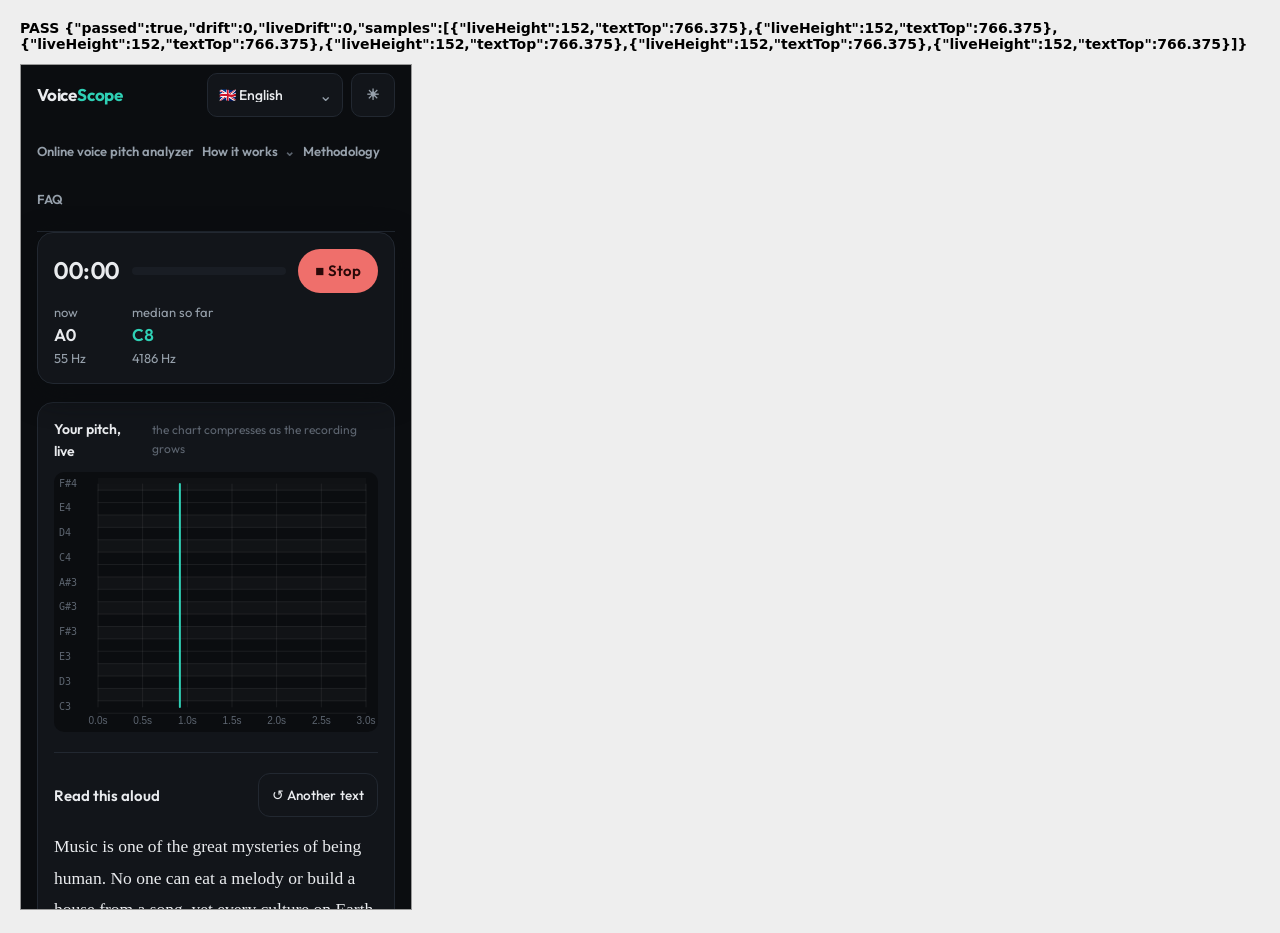
<file: tests/mobile-recording-harness.html>
<!doctype html>
<meta charset="utf-8">
<title>VoiceScope mobile recording layout harness</title>
<style>
  body{font:14px system-ui;margin:20px;background:#eee}
  iframe{width:390px;height:844px;border:1px solid #999;background:white}
  output{display:block;margin:12px 0;font-weight:700}
</style>
<output id="result">RUNNING</output>
<iframe id="app" src="../index.html"></iframe>
<script>
const frame = document.querySelector('#app');
frame.addEventListener('load', async()=>{
  const win = frame.contentWindow;
  const doc = frame.contentDocument;
  doc.querySelector('#hero').classList.add('hidden');
  doc.querySelector('#live').classList.add('on');
  doc.querySelector('#liveChartStage').classList.add('on');
  win.drawLiveChart();
  await new Promise(resolve=>requestAnimationFrame(resolve));

  const samples = [];
  const variants = [
    ['—', '', '—', ''],
    ['C#10', '599 Hz', 'G#9', '528 Hz'],
    ['A0', '55 Hz', 'C8', '4186 Hz']
  ];
  for(let index=0; index<30; index++){
    const values = variants[index % variants.length];
    ['liveNote','liveHz','liveMed','liveMedHz'].forEach((id, valueIndex)=>{
      doc.querySelector('#'+id).textContent = values[valueIndex];
    });
    win.drawLiveChart();
    await new Promise(resolve=>requestAnimationFrame(resolve));
    samples.push({
      liveHeight:doc.querySelector('#live').getBoundingClientRect().height,
      textTop:doc.querySelector('#readText').getBoundingClientRect().top
    });
  }
  const liveHeights = samples.map(sample=>sample.liveHeight);
  const textTops = samples.map(sample=>sample.textTop);
  const drift = Math.max(...textTops) - Math.min(...textTops);
  const liveDrift = Math.max(...liveHeights) - Math.min(...liveHeights);
  const passed = drift <= 1 && liveDrift <= 1;
  const result = { passed, drift, liveDrift, samples:samples.slice(0,6) };
  document.querySelector('#result').textContent = (passed ? 'PASS ' : 'FAIL ') + JSON.stringify(result);
  document.body.dataset.passed = String(passed);
});
</script>
</file>
